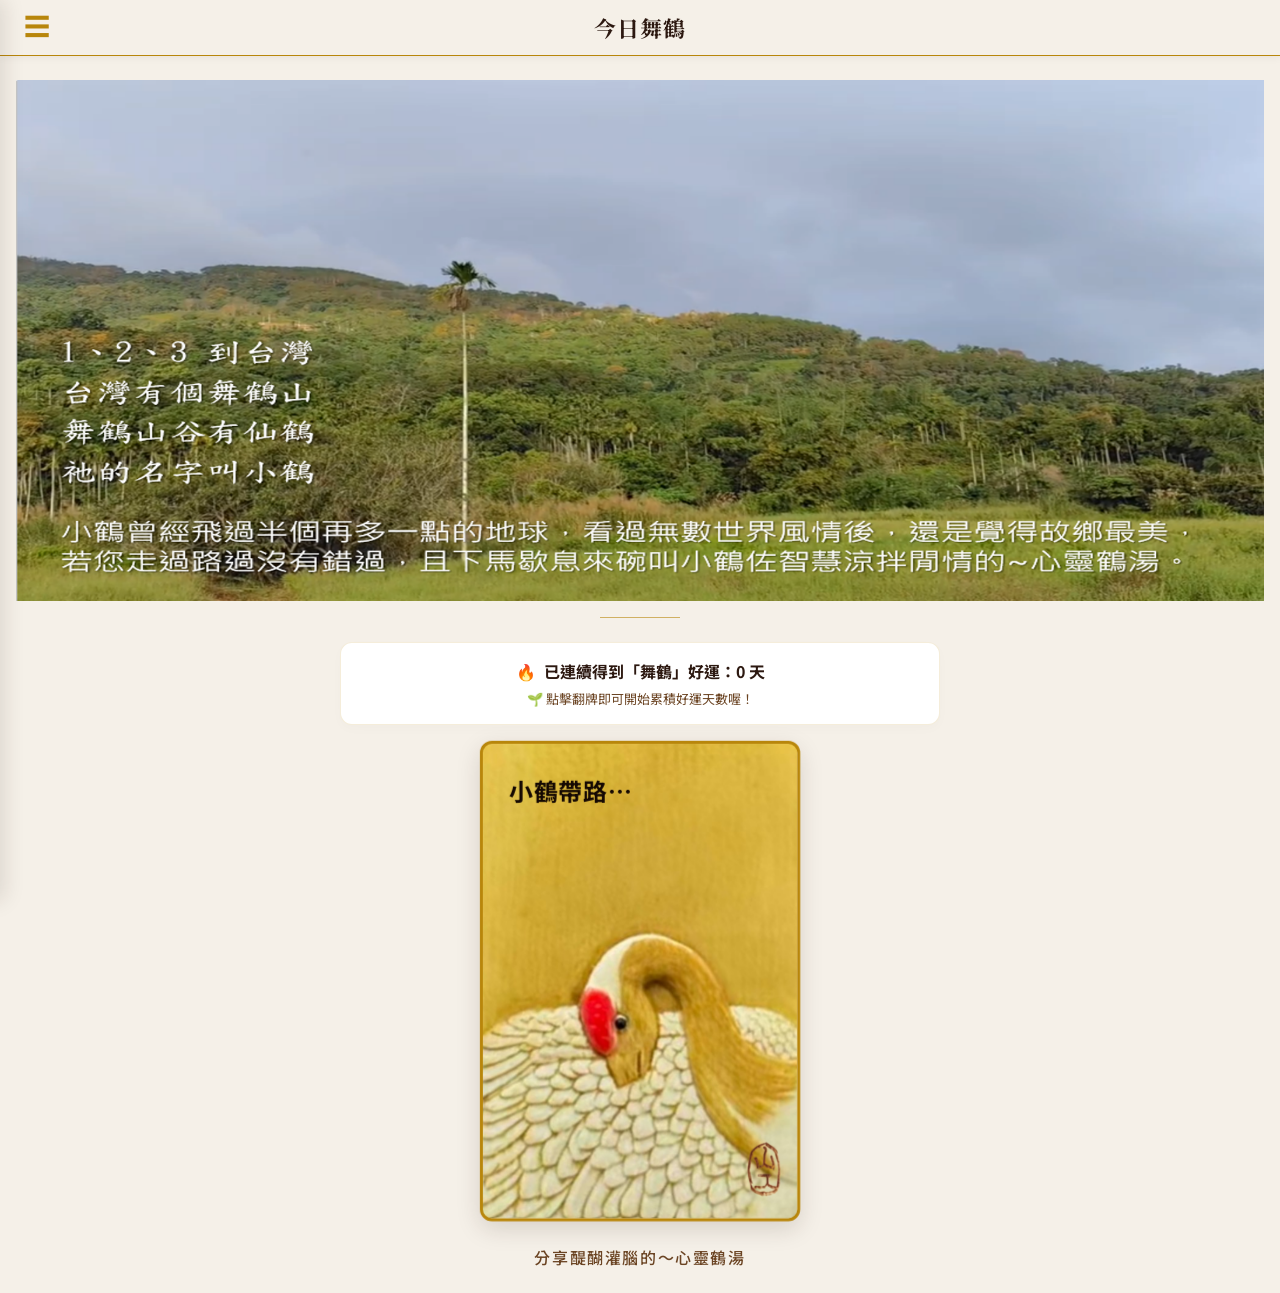
<file: index.html>
<!DOCTYPE html>
<html lang="zh-TW">
<head>
  <meta charset="UTF-8">
  <meta name="viewport" content="width=device-width, initial-scale=1.0">
  <title>今日舞鶴 PWA 體驗版 | 每日翻牌・山林小鶴帶路</title>
  
  <!-- SEO 最佳實作 -->
  <meta name="description" content="今日舞鶴 PWA 體驗版。每天翻一張祥鶴牌，獲得一句山林智慧（小鶴帶路）與心靈鶴湯。讓大山與小鶴帶路的智慧引導你的今天，日日有好。">
  <meta name="keywords" content="今日舞鶴, PWA, 小鶴帶路, 每日抽籤, 山林智慧, 祥鶴牌, 有好收藏, 舞鶴地圖">
  
  <!-- PWA 設定 -->
  <link rel="manifest" href="manifest.json?v=5">
  <meta name="theme-color" content="#D4A843">
  <meta name="apple-mobile-web-app-capable" content="yes">
  <meta name="apple-mobile-web-app-status-bar-style" content="default">
  <meta name="apple-mobile-web-app-title" content="今日舞鶴">
  <link rel="apple-touch-icon" href="images/icons/icon-192.png?v=5">
  
  <!-- 引入樣式表 -->
  <link rel="stylesheet" href="css/style.css?v=35">
  
  <!-- 註冊 Service Worker -->
  <script>
    if ('serviceWorker' in navigator) {
      let refreshing = false;
      window.addEventListener('load', () => {
        navigator.serviceWorker.register('sw.js?v=36')
          .then(reg => console.log('Service Worker 註冊成功:', reg.scope))
          .catch(err => console.log('Service Worker 註冊失敗:', err));

        navigator.serviceWorker.addEventListener('controllerchange', () => {
          if (!refreshing) {
            refreshing = true;
            window.location.reload();
          }
        });
      });
    }
  </script>
  
  <!-- 引入邏輯腳本 -->
  <script src="js/app.js?v=42" defer></script>
</head>
<body>

  <!-- 區塊一：頂部導覽列 -->
  <header>
    <button class="menu-toggle-btn" id="menu-toggle-btn" aria-label="開啟側邊選單">☰</button>
    <h1 class="logo" id="app-logo">今日舞鶴</h1>
    <div style="width: 42px;"></div> <!-- 右側占位以維持標題完美置中 -->
  </header>

  <!-- 側邊滑出選單 (Drawer) -->
  <div class="drawer-backdrop" id="drawer-backdrop"></div>
  <div class="drawer" id="drawer-menu">
    <div class="drawer-header">
      <button class="drawer-close-btn" id="drawer-close-btn" aria-label="關閉選單">✕</button>
    </div>
    <nav class="drawer-nav">
      <button class="drawer-item" id="drawer-fav-btn" data-page="favorites">收藏 ♥</button>
      <button class="drawer-item" id="drawer-map-btn" data-page="map">小鶴導遊 🗺</button>
      <button class="drawer-item" id="drawer-main-btn" data-page="main">今日舞鶴 🕊</button>
      <button class="drawer-item" id="drawer-game-btn" data-page="game">小遊戲 🕊</button>
      <button class="drawer-item" id="drawer-puzzle-btn" data-page="puzzle">小鶴拼圖 🧩</button>
      <button class="drawer-item" id="drawer-ad-btn" data-page="ad">好物分享 🛍</button>
      <a class="drawer-item" id="drawer-shopee-btn" href="https://shopee.tw/xjy2026?entryPoint=ShopBySearch&searchKeyword=%E9%A6%99%E7%A9%8D%E5%9C%92" target="_blank" rel="noopener noreferrer">蝦皮賣場 🛒</a>
      <button class="drawer-item" id="drawer-composition-btn" data-page="composition">小鶴作文 ✍</button>
      <button class="drawer-item" id="drawer-contact-btn" data-page="contact">聯絡小鶴 📞</button>
    </nav>
  </div>

  <main>
    <!-- 主頁 (main-page) -->
    <div id="main-page" class="page-view active">
      <!-- 1-A首頁引言區塊 -->
      <div class="intro-section">
        <img src="images/intro_bg_panorama_v2.png" alt="今日舞鶴引言全景圖" class="intro-panorama-img">
      </div>
      <div class="fine-gold-divider"></div>

      <!-- 4-B連續打卡累積 -->
      <div class="streak-container" id="streak-container">
        <div class="streak-title"><span class="streak-icon">🔥</span> 已連續得到「舞鶴」好運：<span id="streak-days">0</span> 天</div>
        <div class="streak-subtitle" id="streak-message">🌱 今天是你的第一天，萬事舞鶴的開始！</div>
      </div>

      <!-- 區塊二：翻牌主體 -->
        <div class="card-scene" id="card-trigger" aria-label="翻牌抽籤區域">
          <div class="card">
            <!-- 牌面背面（預設顯示，fortune_card_crane_gold.jpg 背景 + 文字與印章疊加） -->
            <div class="card-face card-face--front">
              <span class="card-front-title">小鶴帶路…</span>
              <img src="images/seal_tiangong.png" alt="" aria-hidden="true" class="card-seal card-seal--front">
            </div>
            <!-- 牌面正面（翻開後，fortune_card_crane_gold.jpg 反白淡化背景 + 淡化印章） -->
            <div class="card-face card-face--back">
              <img src="images/seal_tiangong.png" alt="" aria-hidden="true" class="card-seal card-seal--back">
              <div class="card-back-content">
                <div class="card-top-group">
                  <h3 class="card-fortune-title" id="card-fortune-title">小鶴帶路</h3>
                  <blockquote class="card-fortune-quote" id="card-fortune-quote">載入中...</blockquote>
                </div>
                <div class="card-bottom-group">
                  <div class="card-fortune-divider">── 心靈鶴湯 ──</div>
                  <p class="card-fortune-interpretation" id="card-fortune-interpretation">載入中，請稍候...</p>
                  <div class="card-fortune-ending">今日萬事 舞鶴✦</div>
                </div>
              </div>
            </div>
          </div>
        </div>
        
        <!-- 提示文字 -->
        <div class="tip-container">
          <p class="tip-text pulse" id="tip-text">分享醍醐灌腦的～心靈鶴湯</p>
        </div>
      </section>

      <!-- 區塊三：解籤區塊（翻牌後顯示） -->
      <section id="interpretation-section" aria-label="心靈鶴湯與小鶴帶路">
        <div class="interpretation-container">

          <!-- 4-A 今日幸運指數 -->
          <div class="luck-index-container">
            <h3 class="luck-index-title">今日幸運指數</h3>
            <div class="luck-row">
              <span class="luck-label">❤️ 愛情</span>
              <span class="luck-stars" id="luck-love">★★★★★</span>
            </div>
            <div class="luck-row">
              <span class="luck-label">💰 財運</span>
              <span class="luck-stars" id="luck-money">★★★★★</span>
            </div>
            <div class="luck-row">
              <span class="luck-label">💼 工作</span>
              <span class="luck-stars" id="luck-work">★★★★★</span>
            </div>
            <div class="luck-row">
              <span class="luck-label">😊 心情</span>
              <span class="luck-stars" id="luck-mood">★★★★★</span>
            </div>
          </div>

          <!-- 4-D 今日小行動 -->
          <div class="action-container" id="action-container">
            <h3 class="action-title">🌿 今日小行動</h3>
            <div class="action-card" id="action-card-glow">
              <div class="action-text-wrap">
                <span class="checkbox-icon" id="action-checkbox">□</span>
                <span class="action-text" id="action-desc">載入中...</span>
              </div>
              <button class="action-btn" id="action-complete-btn">我完成了！✔</button>
            </div>
          </div>
          
          <!-- 收藏按鈕 -->
          <div class="fav-action-wrap">
            <button class="fav-action-btn" id="fav-action-btn" aria-label="收藏這首籤詩">
              <span class="heart-icon">♡</span> <span class="fav-btn-text">收藏這句話</span>
            </button>
          </div>

          <!-- 4-C 分享好運 -->
          <div class="share-action-wrap">
            <button class="share-btn" id="share-luck-btn">🕊 把這份好運送給朋友</button>
            <div class="share-options" id="share-options">
              <p class="share-options-title">今天想把這份好運送給...</p>
              <div class="share-radio-group">
                <label class="share-radio-label">
                  <input type="radio" name="shareTarget" value="自己" checked> 自己
                </label>
                <label class="share-radio-label">
                  <input type="radio" name="shareTarget" value="家人"> 家人
                </label>
                <label class="share-radio-label">
                  <input type="radio" name="shareTarget" value="朋友"> 朋友
                </label>
              </div>
              <button class="share-confirm-btn" id="share-confirm-btn">確認送出 🚀</button>
            </div>
            <div class="share-toast" id="share-toast"></div>
          </div>
        </div>
      </section>
    </div>

    <!-- 收藏頁 (favorites-page) -->
    <div id="favorites-page" class="page-view">
      <div class="subpage-header">
        <button class="back-btn" id="fav-back-btn" aria-label="返回主頁">← 返回</button>
        <h2 class="subpage-title">我的收藏</h2>
      </div>
      
      <!-- 收藏與獎牌頁籤 -->
      <div class="favorites-tabs">
        <button class="fav-tab-btn active" id="fav-tab-fortunes">收藏籤詩</button>
        <button class="fav-tab-btn" id="fav-tab-medals">我的獎牌</button>
      </div>
      
      <!-- 收藏列表 -->
      <div class="favorites-container" id="favorites-container">
        <!-- 這裡由 JS 動態生成已收藏的卡片 -->
      </div>

      <!-- 獎牌列表 -->
      <div class="medals-container" id="medals-container" style="display: none;">
        <!-- 這裡由 JS 動態生成已獲得的獎牌 -->
      </div>
    </div>

    <!-- 地圖頁 (map-page) -->
    <div id="map-page" class="page-view">
      <div class="subpage-header">
        <button class="back-btn" id="map-back-btn" aria-label="返回主頁">← 返回</button>
        <h2 class="subpage-title">小鶴導遊</h2>
      </div>
      
      <!-- 地圖靜態文章 -->
      <div class="map-container">
        <!-- 第 1 篇：連環滑動繪本 -->
        <article class="map-article pb-slider-article">
          <h3 class="article-title">瑞穗鄉．舞鶴村</h3>
          <div class="slider-viewport">
            <div class="slider-container" style="width: 200%;">
              <!-- 第一頁 -->
              <div class="slider-page" style="width: 50%;">
                <img src="images/map_ruisui_11villages.png" alt="瑞穗鄉11村" class="slider-img">
                <p class="slider-content">「舞鶴」這個充滿東洋風情的名稱，源自日治時期官方對於當地原住民語的音譯與轉換。該地舊稱為撒奇萊雅語「馬立雲」(Maibul)，後來日本政府為了便於管理與推動地名日文化，取其近似的日語發音 (Maizuru) 轉寫為漢字「舞鶴」。</p>
              </div>
              <!-- 第二頁 -->
              <div class="slider-page" style="width: 50%;">
                <img src="images/map_wuhe_satellite.png" alt="舞鶴村衛星圖" class="slider-img">
              </div>
            </div>
          </div>
          <!-- 左右滑動提示點 -->
          <div class="slider-dots">
            <span class="dot active"></span>
            <span class="dot"></span>
          </div>
        </article>
        
        <!-- 第 2 篇：單頁文章 -->
        <article class="map-article">
          <h3 class="article-title">北回歸線標誌公園</h3>
          <p class="article-content">台灣有三座北回歸線標誌塔分別位於：嘉義縣水上鄉（北回歸線太陽館）、花蓮縣瑞穗鄉（舞鶴便道/舞鶴台地），以及花蓮縣豐濱鄉（靜浦北迴歸線界標）；其中位於舞鶴台地（台9線省道旁）這一座始建於日治時期：最早於 1933 年（昭和8年）7月 建造，是全台第二座北回歸線標（第一座為嘉義水上鄉），1981 年（民國70年）因應東線鐵路拓寬工程，該標誌塔被拆遷至現今的舞鶴台地上，並重新建造為新式外觀呈現優美的白色八爪造型/白色日晷造型。</p>
          <img src="images/map_tropic_park_new.png" alt="北回歸線標誌公園" class="article-img">
        </article>
        
        <!-- 第 3 篇：連環滑動繪本 -->
        <article class="map-article pb-slider-article">
          <h3 class="article-title">掃叭石柱是什麼？</h3>
          <div class="slider-viewport">
            <div class="slider-container" style="width: 300%;">
              <!-- 第一頁 -->
              <div class="slider-page" style="width: 33.333%;">
                <img src="images/map_saoba_stones_new.png" alt="掃叭石柱" class="slider-img">
                <p class="slider-content">Satokoay考古遺址為阿美語（石柱所在之地），為當地原住民對石柱所在空間的命名，又稱舞鶴石柱、掃叭石柱，是位於花蓮縣瑞穗鄉舞鶴風景區的兩座板岩石柱，迄今逾三千年歷史，屬於新石器時代麒麟文化。</p>
              </div>
              <!-- 第二頁 -->
              <div class="slider-page" style="width: 33.333%;">
                <img src="images/map_saoba_new_1.png" alt="掃叭石柱新圖 1" class="slider-img">
              </div>
              <!-- 第三頁 -->
              <div class="slider-page" style="width: 33.333%;">
                <img src="images/map_saoba_new_2.png" alt="掃叭石柱新圖 2" class="slider-img">
              </div>
            </div>
          </div>
          <!-- 左右滑動提示點 -->
          <div class="slider-dots">
            <span class="dot active"></span>
            <span class="dot"></span>
            <span class="dot"></span>
          </div>
        </article>
        
        <!-- 第 4 篇：連環滑動繪本 -->
        <article class="map-article pb-slider-article">
          <h3 class="article-title">馬立雲部落 Maibul 的故事</h3>
          <div class="slider-viewport">
            <div class="slider-container" style="width: 300%;">
              <!-- 第一頁 -->
              <div class="slider-page" style="width: 33.333%;">
                <img src="images/map_maibul_stone_new.jpg" alt="馬立雲部落" class="slider-img">
                <p class="slider-content">Maibul 馬立雲部落，位於花蓮縣瑞穗鄉舞鶴村舞鶴山下，紅葉溪南側，宛如世外桃源，是撒奇萊雅族 Sakizaya 主要聚落之一。Maibul 撒奇萊雅語是水混濁的地方，相傳早期部落旁小溪常有很多白鶴耙地覓食，把溪水弄混濁，因此取名 Maibul 水混濁之地，日據時代取 Maibul 的近似音轉譯並賦予日式漢字「舞鶴」(まいづる)。</p>
              </div>
              <!-- 第二頁 -->
              <div class="slider-page" style="width: 33.333%;">
                <img src="images/map_maibul_assembly_hall.jpg" alt="部落集會所" class="slider-img">
                <p class="slider-content">部落集會所</p>
              </div>
              <!-- 第三頁 -->
              <div class="slider-page" style="width: 33.333%;">
                <img src="images/map_maibul_church.png" alt="天主堂" class="slider-img">
                <p class="slider-content">天主堂</p>
              </div>
            </div>
          </div>
          <!-- 左右滑動提示點 -->
          <div class="slider-dots">
            <span class="dot active"></span>
            <span class="dot"></span>
            <span class="dot"></span>
          </div>
        </article>
        
        <!-- 第 5 篇：古伊之泉與碑 -->
        <article class="map-article pb-slider-article">
          <h3 class="article-title">古伊之泉與碑</h3>
          <div class="slider-viewport">
            <div class="slider-container" style="width: 500%;">
              <!-- 第一頁 -->
              <div class="slider-page" style="width: 20%;">
                <img src="images/map_kiispring_new_1.png" alt="古伊之泉與碑 1" class="slider-img">
                <p class="slider-content" style="white-space: pre-line; margin-top: 12px;">阿爸Kumud 阿母Icep
您們的孩兒Milo回來了
在香積如來師父引領下
回到我們曾生活的土地
這裡曾經有過您的足跡
也曾有歷史的悲壯歎息
而今我清除了荒煙漫草
讓清澈的湧泉重見天日
我以阿爸阿母之名命名
-- Sakizaya 古伊之泉
讓甘泉流淌灌溉這大地
我特地種下兩棵茄苳樹
讓平靜茄苳陪伴您永生
請祖靈們乘彩虹橋歸來
再歌舞我們野蠻的驕傲
護持香積法門弘法利生
敬謝地歸原主祖靈歸位
祝願Sakizaya血脈不斷
香積如來法脈生生不息</p>
              </div>
              <!-- 第二頁 -->
              <div class="slider-page" style="width: 20%;">
                <img src="images/map_kiispring_new_3.jpg" alt="古伊之泉與碑 3" class="slider-img">
                <p class="slider-content">古伊之泉 / KI SPRING，也是『炁之泉』</p>
              </div>
              <!-- 第三頁 -->
              <div class="slider-page" style="width: 20%;">
                <img src="images/map_kiispring_new_4.jpg" alt="古伊之泉與碑 4" class="slider-img">
                <p class="slider-content">1878~2007，撒奇萊雅族在台灣歷史上的斷層年代</p>
              </div>
              <!-- 第四頁 -->
              <div class="slider-page" style="width: 20%;">
                <img src="images/map_kiispring_new_5.jpg" alt="古伊之泉與碑 5" class="slider-img">
                <p class="slider-content">In loving memory of Kumud Pazik & Icep Kanasaw ~ KI SPRING</p>
              </div>
              <!-- 第五頁 -->
              <div class="slider-page" style="width: 20%;">
                <img src="images/map_kiispring_new_2.png" alt="古伊之泉與碑 2" class="slider-img">
                <p class="slider-content">需要我帶路嗎？不收小費喔，只要雞腿！</p>
              </div>
            </div>
          </div>
          <!-- 左右滑動提示點 -->
          <div class="slider-dots">
            <span class="dot active"></span>
            <span class="dot"></span>
            <span class="dot"></span>
            <span class="dot"></span>
            <span class="dot"></span>
          </div>
        </article>
        
        <!-- 第 6 篇：瑞穗牧場 -->
        <article class="map-article pb-slider-article">
          <h3 class="article-title">瑞穗牧場</h3>
          <div class="slider-viewport">
            <div class="slider-container" style="width: 400%;">
              <!-- 第一頁 -->
              <div class="slider-page" style="width: 25%;">
                <img src="images/map_ruisuifarm_1.png" alt="瑞穗牧場 1" class="slider-img">
                <p class="slider-content">好山好水好牧場，好吃好喝乳製品，還有一隻迎賓鴕鳥好孤單....@!@....</p>
              </div>
              <!-- 第二頁 -->
              <div class="slider-page" style="width: 25%;">
                <img src="images/map_ruisuifarm_2.png" alt="瑞穗牧場 2" class="slider-img">
                <p class="slider-content">好山好水好牧場，好吃好喝乳製品，還有一隻迎賓鴕鳥好孤單....@!@....</p>
              </div>
              <!-- 第三頁 -->
              <div class="slider-page" style="width: 25%;">
                <img src="images/map_ruisuifarm_3.png" alt="瑞穗牧場 3" class="slider-img">
                <p class="slider-content">好山好水好牧場，好吃好喝乳製品，還有一隻迎賓鴕鳥好孤單....@!@....</p>
              </div>
              <!-- 第四頁 -->
              <div class="slider-page" style="width: 25%;">
                <img src="images/map_ruisuifarm_4.png" alt="瑞穗牧場 4" class="slider-img">
                <p class="slider-content">好山好水好牧場，好吃好喝乳製品，還有一隻迎賓鴕鳥好孤單....@!@....</p>
              </div>
            </div>
          </div>
          <!-- 左右滑動提示點 -->
          <div class="slider-dots">
            <span class="dot active"></span>
            <span class="dot"></span>
            <span class="dot"></span>
            <span class="dot"></span>
          </div>
        </article>
        
        <!-- 第 7 篇：香積園 -->
        <article class="map-article pb-slider-article">
          <h3 class="article-title">香積園</h3>
          <div class="slider-viewport">
            <div class="slider-container" style="width: 700%;">
              <!-- 第一頁 -->
              <div class="slider-page" style="width: 14.2857%;">
                <img src="images/map_xiangji_1.jpg" alt="香積園景色一" class="slider-img">
                <p class="slider-content">香積園，瑞穗舞鶴村舞鶴山下的一處世外桃花源，但是這裡沒有桃花，只有讓人心靈沉澱、感受天地萬物虛實相應合一的陽光、空氣、水，還有石頭。</p>
              </div>
              <!-- 第二頁 -->
              <div class="slider-page" style="width: 14.2857%;">
                <img src="images/map_xiangji_2.jpg" alt="香積園景色二" class="slider-img">
              </div>
              <!-- 第三頁 -->
              <div class="slider-page" style="width: 14.2857%;">
                <img src="images/map_xiangji_3.jpg" alt="香積園景色三" class="slider-img">
              </div>
              <!-- 第四頁 -->
              <div class="slider-page" style="width: 14.2857%;">
                <img src="images/map_xiangji_4.jpg" alt="香積園景色四" class="slider-img">
              </div>
              <!-- 第五頁 -->
              <div class="slider-page" style="width: 14.2857%;">
                <img src="images/map_xiangji_5.jpg" alt="香積園景色五" class="slider-img">
              </div>
              <!-- 第六頁 -->
              <div class="slider-page" style="width: 14.2857%;">
                <img src="images/map_xiangji_6.jpg" alt="香積園景色六" class="slider-img">
              </div>
              <!-- 第七頁 -->
              <div class="slider-page" style="width: 14.2857%;">
                <img src="images/sakizaya_crane_brand.png" alt="歡迎聯絡小鶴帶路 3" class="slider-img">
              </div>
            </div>
          </div>
          <!-- 左右滑動提示點 -->
          <div class="slider-dots">
            <span class="dot active"></span>
            <span class="dot"></span>
            <span class="dot"></span>
            <span class="dot"></span>
            <span class="dot"></span>
            <span class="dot"></span>
            <span class="dot"></span>
          </div>
        </article>
        

        <!-- 第 8 篇：聯絡我們 -->
        <article class="map-article pb-slider-article">
          <h3 class="article-title">聯絡我們</h3>
          <div class="slider-viewport">
            <div class="slider-container" style="width: 200%;">
              <!-- 第一頁 -->
              <div class="slider-page" style="width: 50%;">
                <img src="images/contact_info_card.png" alt="歡迎聯絡小鶴帶路 1" class="slider-img">
              </div>
              <!-- 第二頁 -->
              <div class="slider-page" style="width: 50%;">
                <img src="images/contact_qrcodes.png" alt="歡迎聯絡小鶴帶路 2" class="slider-img">
              </div>
            </div>
          </div>
          <!-- 左右滑動提示點 -->
          <div class="slider-dots">
            <span class="dot active"></span>
            <span class="dot"></span>
          </div>
        </article>
      </div>
    </div>

    <!-- 遊戲頁 (game-page) -->
    <div id="game-page" class="page-view">
      <div class="subpage-header">
        <button class="back-btn" id="game-back-btn" aria-label="返回主頁">← 返回</button>
        <h2 class="subpage-title">小鶴能量池</h2>
      </div>
      
      <div class="game-container">
        <div class="crane-status-wrap">
          <div class="crane-avatar-container">
            <div class="crane-avatar" id="crane-avatar"></div>
          </div>
          <div class="dialog-bubble-wrap">
            <div class="dialog-bubble" id="game-dialog">你好呀！今天想喝杯舞鶴的蜜香紅茶嗎？</div>
          </div>
        </div>
        
        <!-- 餵小鶴 -->
        <div class="game-action-row">
          <button class="game-btn" id="feed-crane-btn">🍵 給小鶴一杯蜜香紅茶</button>
        </div>
        
        <!-- 今日尋寶 -->
        <div class="treasure-hunt-wrap">
          <h3 class="game-subtitle">🎁 今日尋寶 <span class="chance-text">(今天還有 <span id="hunt-chances">3</span> 次機會)</span></h3>
          <div class="chests-row">
            <div class="chest-box" data-index="0" aria-label="尋寶箱子 1">🎁</div>
            <div class="chest-box" data-index="1" aria-label="尋寶箱子 2">🎁</div>
            <div class="chest-box" data-index="2" aria-label="尋寶箱子 3">🎁</div>
          </div>
          <div class="treasure-toast" id="treasure-toast"></div>
        </div>
        
        <!-- 寶物收集包 -->
        <div class="collection-wrap">
          <h3 class="game-subtitle">🎒 寶物收集包 <span id="medal-badge-container"></span></h3>
          <div class="collection-grid" id="collection-grid">
            <!-- 9格收集袋 -->
            <div class="grid-item empty">?</div>
            <div class="grid-item empty">?</div>
            <div class="grid-item empty">?</div>
            <div class="grid-item empty">?</div>
            <div class="grid-item empty">?</div>
            <div class="grid-item empty">?</div>
            <div class="grid-item empty">?</div>
            <div class="grid-item empty">?</div>
            <div class="grid-item empty">?</div>
          </div>
        </div>

        <!-- 金色勳章畫面 -->
        <div class="medal-overlay" id="medal-overlay">
          <div class="medal-card">
            <div class="medal-emoji">🏅</div>
            <div class="medal-title">恭喜！</div>
            <div class="medal-desc">你已集齊舞鶴九大寶藏！萬事有好！</div>
            <button class="medal-close-btn" id="medal-close-btn">收下勳章並開啟新一輪 🚀</button>
          </div>
        </div>
      </div>
    </div>

    <!-- 廣告頁 (ad-page) -->
    <div id="ad-page" class="page-view">
      <div class="subpage-header">
        <button class="back-btn" id="ad-back-btn" aria-label="返回主頁">← 返回</button>
        <h2 class="subpage-title">好物分享</h2>
      </div>
      
      <div class="ad-container">
        <!-- 段落一：現有可訂購商品 -->
        <section class="ad-section">
          <div class="ad-section-badge badge-active">現貨熱銷</div>
          <h3 class="ad-section-title">現有可訂購商品</h3>
          <div class="products-grid">
            <!-- 書籍 1 -->
            <div class="product-card" data-url="https://shopee.tw/%E3%80%8A%E8%99%9B%E5%AF%A6%E7%9B%B8%E6%87%89%E9%A6%99%E7%A9%8D%E5%9C%92%E3%80%8B%E9%A6%99%E7%A9%8D%E6%B3%95%E5%80%91%E5%8F%A2%E6%9B%B8-2-%E6%9B%B8%E7%B1%8D-%E6%9E%97%E5%AE%B6%E4%BA%A8-%E8%91%97%E4%BD%9C-i.1934369696.53968864583?extraParams=%7B%22display_model_id%22%3A331585117745%2C%22model_selection_logic%22%3A3%7D&image_ids=tw-11134207-820le-mu1k2xzzgwlh72">
              <a href="https://shopee.tw/%E3%80%8A%E8%99%9B%E5%AF%A6%E7%9B%B8%E6%87%89%E9%A6%99%E7%A9%8D%E5%9C%92%E3%80%8B%E9%A6%99%E7%A9%8D%E6%B3%95%E5%80%91%E5%8F%A2%E6%9B%B8-2-%E6%9B%B8%E7%B1%8D-%E6%9E%97%E5%AE%B6%E4%BA%A8-%E8%91%97%E4%BD%9C-i.1934369696.53968864583?extraParams=%7B%22display_model_id%22%3A331585117745%2C%22model_selection_logic%22%3A3%7D&image_ids=tw-11134207-820le-mu1k2xzzgwlh72" target="_blank" rel="noopener noreferrer" class="product-card-link">
                <div class="product-img-wrapper">
                  <img src="images/product_xiangji_books.jpg" alt="虛實相應香積園" class="product-img">
                </div>
                <div class="product-info">
                  <h4 class="product-title">虛實相應香積園</h4>
                  <p class="product-desc">香積園從無到有，在香積法門驗證虛實相應合一的故事，引領您體悟清靜的心靈空間。</p>
                  <span class="product-buy-btn">前往購買 →</span>
                </div>
              </a>
            </div>
            <!-- 書籍 2 -->
            <div class="product-card" data-url="https://tw.shp.ee/1GWcFXAa">
              <a href="https://tw.shp.ee/1GWcFXAa" target="_blank" rel="noopener noreferrer" class="product-card-link">
                <div class="product-img-wrapper">
                  <img src="images/book_cover_milopazik.png" alt="原來我是 Milo Pazik 撒奇萊雅族，電子書" class="product-img">
                </div>
                <div class="product-info">
                  <h4 class="product-title">原來我是 Milo Pazik（電子書）</h4>
                  <p class="product-desc">撒奇萊雅族，在清朝幾乎被抄家滅族，相隔一個多世紀後才發現，原來我是 Milo Pazik，Sakizaya！部落尋根與自我認同的旅程故事。</p>
                  <span class="product-buy-btn">前往購買 →</span>
                </div>
              </a>
            </div>
            <!-- 書籍 3 -->
            <div class="product-card" data-url="https://shopee.tw/%E3%80%8A%E5%BF%AB%E4%BA%BA%E5%BF%AB%E8%AA%9E%E6%8F%AD%E5%A4%A9%E5%B9%95%E3%80%8B%E9%A6%99%E7%A9%8D%E6%B3%95%E5%80%91%E5%8F%A2%E6%9B%B8-1-%E6%9B%B8%E7%B1%8D-%E6%9E%97%E5%AE%B6%E4%BA%A8-%E8%91%97%E4%BD%9C-i.1934369696.56168869285?extraParams=%7B%22display_model_id%22%3A244358840387%2C%22model_selection_logic%22%3A3%7D&image_ids=tw-11134207-820lf-mu1jzwd6328a7c">
              <a href="https://shopee.tw/%E3%80%8A%E5%BF%AB%E4%BA%BA%E5%BF%AB%E8%AA%9E%E6%8F%AD%E5%A4%A9%E5%B9%95%E3%80%8B%E9%A6%99%E7%A9%8D%E6%B3%95%E5%80%91%E5%8F%A2%E6%9B%B8-1-%E6%9B%B8%E7%B1%8D-%E6%9E%97%E5%AE%B6%E4%BA%A8-%E8%91%97%E4%BD%9C-i.1934369696.56168869285?extraParams=%7B%22display_model_id%22%3A244358840387%2C%22model_selection_logic%22%3A3%7D&image_ids=tw-11134207-820lf-mu1jzwd6328a7c" target="_blank" rel="noopener noreferrer" class="product-card-link">
                <div class="product-img-wrapper">
                  <img src="images/book_cover_kuairenkuaiyu.jpg" alt="快人快語揭天幕" class="product-img">
                </div>
                <div class="product-info">
                  <h4 class="product-title">快人快語揭天幕</h4>
                  <p class="product-desc">作者在香積法門修持驗證大法至簡、大法必簡的方便法門，快語直言天地萬物的虛實存在。</p>
                  <span class="product-buy-btn">前往購買 →</span>
                </div>
              </a>
            </div>
            <!-- 書籍 4 -->
            <div class="product-card" data-url="https://shopee.tw/%E3%80%8A%E6%8B%89%E6%8B%89%E5%B1%B1%E6%9E%97%E5%A5%87%E9%81%87%E8%A8%98%E3%80%8B%E6%9B%B8%E7%B1%8D-%E6%9E%97%E5%AE%B6%E4%BA%A8-%E8%91%97%E4%BD%9C-i.1934369696.52868879287?extraParams=%7B%22display_model_id%22%3A431585078720%2C%22model_selection_logic%22%3A3%7D&image_ids=tw-11134207-820li-mu1jv30l5gjqa2">
              <a href="https://shopee.tw/%E3%80%8A%E6%8B%89%E6%8B%89%E5%B1%B1%E6%9E%97%E5%A5%87%E9%81%87%E8%A8%98%E3%80%8B%E6%9B%B8%E7%B1%8D-%E6%9E%97%E5%AE%B6%E4%BA%A8-%E8%91%97%E4%BD%9C-i.1934369696.52868879287?extraParams=%7B%22display_model_id%22%3A431585078720%2C%22model_selection_logic%22%3A3%7D&image_ids=tw-11134207-820li-mu1jv30l5gjqa2" target="_blank" rel="noopener noreferrer" class="product-card-link">
                <div class="product-img-wrapper">
                  <img src="images/book_cover_lalashan_gongzuoji.png" alt="拉拉山林打工記" class="product-img">
                </div>
                <div class="product-info">
                  <h4 class="product-title">拉拉山林打工記</h4>
                  <p class="product-desc">回憶記錄30年前，大學四年暑假在拉拉山打工的趣事，與深受啟發的山林生活體驗。</p>
                  <span class="product-buy-btn">前往購買 →</span>
                </div>
              </a>
            </div>
            <!-- 書籍 6：萬法惟心惟信根 -->
            <div class="product-card" data-url="https://shopee.tw/%E3%80%8A%E8%90%AC%E6%B3%95%E6%83%9F%E5%BF%83-%E6%83%9F%E4%BF%A1%E6%A0%B9%E3%80%8B%E9%A6%99%E7%A9%8D%E6%B3%95%E9%96%80%E5%8F%A2%E6%9B%B8%E7%B3%BB%E5%88%97-3-%E6%9B%B8%E7%B1%8D-%E6%9E%97%E5%AE%B6%E4%BA%A8-%E8%91%97%E4%BD%9C-i.1934369696.28647051286?extraParams=%7B%22display_model_id%22%3A326722242100%2C%22model_selection_logic%22%3A3%7D&image_ids=tw-11134207-820l6-mve0ktqvtlae2b">
              <a href="https://shopee.tw/%E3%80%8A%E8%90%AC%E6%B3%95%E6%83%9F%E5%BF%83-%E6%83%9F%E4%BF%A1%E6%A0%B9%E3%80%8B%E9%A6%99%E7%A9%8D%E6%B3%95%E9%96%80%E5%8F%A2%E6%9B%B8%E7%B3%BB%E5%88%97-3-%E6%9B%B8%E7%B1%8D-%E6%9E%97%E5%AE%B6%E4%BA%A8-%E8%91%97%E4%BD%9C-i.1934369696.28647051286?extraParams=%7B%22display_model_id%22%3A326722242100%2C%22model_selection_logic%22%3A3%7D&image_ids=tw-11134207-820l6-mve0ktqvtlae2b" target="_blank" rel="noopener noreferrer" class="product-card-link">
                <div class="product-img-wrapper">
                  <img src="images/product_wanfa_weixin_xingen.png" alt="萬法惟心惟信根" class="product-img">
                </div>
                <div class="product-info">
                  <h4 class="product-title">萬法惟心惟信根</h4>
                  <p class="product-desc">香積法門叢書系列第3輯作者親身經歷殊勝事蹟的珍貴紀錄，發人深省，驗證萬法惟心、萬法惟信的修行不二心法。逾9萬字內容，以電子書發行，節省出版及購書費用，也方便讀者攜行閱讀。</p>
                  <span class="product-buy-btn">前往購買 →</span>
                </div>
              </a>
            </div>
            <!-- 商品 7：日照金山 -->
            <div class="product-card" data-url="https://shopee.tw/%E6%B2%B9%E7%95%AB%E3%80%8A%E6%97%A5%E7%85%A7%E9%87%91%E5%B1%B1%E3%80%8B%E8%97%9D%E8%A1%93%E7%95%AB-%E8%A4%87%E8%A3%BD%E7%95%AB-%E8%A3%9D%E9%A3%BE-i.1934369696.47518898260?extraParams=%7B%22display_model_id%22%3A381585129121%2C%22model_selection_logic%22%3A3%7D&image_ids=tw-11134207-820lh-mu1keypl1nuy68">
              <a href="https://shopee.tw/%E6%B2%B9%E7%95%AB%E3%80%8A%E6%97%A5%E7%85%A7%E9%87%91%E5%B1%B1%E3%80%8B%E8%97%9D%E8%A1%93%E7%95%AB-%E8%A4%87%E8%A3%BD%E7%95%AB-%E8%A3%9D%E9%A3%BE-i.1934369696.47518898260?extraParams=%7B%22display_model_id%22%3A381585129121%2C%22model_selection_logic%22%3A3%7D&image_ids=tw-11134207-820lh-mu1keypl1nuy68" target="_blank" rel="noopener noreferrer" class="product-card-link">
                <div class="product-img-wrapper">
                  <img src="images/product_rizhaojinshan.png" alt="日照金山" class="product-img">
                </div>
                <div class="product-info">
                  <h4 class="product-title">日照金山</h4>
                  <p class="product-desc" style="white-space: pre-line; line-height: 1.5; font-size: 12.5px;">台灣之最－玉山油畫
高解析度掃描專業輸出複製畫
尺寸：91.5 x 73.5 cm</p>
                  <span class="product-buy-btn">前往購買 →</span>
                </div>
              </a>
            </div>
            <!-- 商品 8：三世佛金唐 -->
            <div class="product-card" data-url="https://shopee.tw/%E3%80%8A%E4%B8%89%E4%B8%96%E4%BD%9B%E9%87%91%E5%94%90%E3%80%8B%E6%96%87%E5%89%B5%E5%95%86%E5%93%81-%E5%94%90%E5%8D%A1-i.1934369696.47668899448?extraParams=%7B%22display_model_id%22%3A376585130513%2C%22model_selection_logic%22%3A3%7D&image_ids=tw-11134207-820l5-mu1k6rngz4zqf0">
              <a href="https://shopee.tw/%E3%80%8A%E4%B8%89%E4%B8%96%E4%BD%9B%E9%87%91%E5%94%90%E3%80%8B%E6%96%87%E5%89%B5%E5%95%86%E5%93%81-%E5%94%90%E5%8D%A1-i.1934369696.47668899448?extraParams=%7B%22display_model_id%22%3A376585130513%2C%22model_selection_logic%22%3A3%7D&image_ids=tw-11134207-820l5-mu1k6rngz4zqf0" target="_blank" rel="noopener noreferrer" class="product-card-link">
                <div class="product-img-wrapper">
                  <img src="images/product_sanshifo_jintang.png" alt="三世佛金唐" class="product-img">
                </div>
                <div class="product-info">
                  <h4 class="product-title">三世佛金唐</h4>
                  <p class="product-desc" style="white-space: pre-line; line-height: 1.5; font-size: 12.5px;">有段因緣俱足殊勝故事的三世佛金唐
高解析度掃描專業輸出複製，質感如真
尺寸：43.5 x 60 cm、39 x 54.5 cm</p>
                  <span class="product-buy-btn">前往購買 →</span>
                </div>
              </a>
            </div>
            <!-- 商品 9：舞鶴木牌 -->
            <div class="product-card" data-url="https://shopee.tw/%E8%88%9E%E9%B6%B4%E5%BE%A1%E5%AE%88-%E5%85%B8%E9%9B%85%E6%8E%9B%E9%A3%BE-%E6%9C%A8%E8%A3%BD-%E6%8E%9B%E4%BB%B6-%E6%93%B4%E9%A6%99-i.1934369696.50169162886?extraParams=%7B%22display_model_id%22%3A436606999573%2C%22model_selection_logic%22%3A3%7D&image_ids=tw-11134207-820lb-mu8ttowovtoo07">
              <a href="https://shopee.tw/%E8%88%9E%E9%B6%B4%E5%BE%A1%E5%AE%88-%E5%85%B8%E9%9B%85%E6%8E%9B%E9%A3%BE-%E6%9C%A8%E8%A3%BD-%E6%8E%9B%E4%BB%B6-%E6%93%B4%E9%A6%99-i.1934369696.50169162886?extraParams=%7B%22display_model_id%22%3A436606999573%2C%22model_selection_logic%22%3A3%7D&image_ids=tw-11134207-820lb-mu8ttowovtoo07" target="_blank" rel="noopener noreferrer" class="product-card-link">
                <div class="product-img-wrapper tag-img-wrapper">
                  <img src="images/product_wuhe_wood_tag_v2.png" alt="舞鶴御守正面" class="product-img">
                  <img src="images/product_wuhe_wood_tag_v3.jpg" alt="舞鶴御守背面" class="product-img">
                </div>
                <div class="product-info">
                  <h4 class="product-title">舞鶴御守</h4>
                  <p class="product-desc" style="white-space: pre-line; line-height: 1.5; font-size: 12.5px;">36 x 52 x 8 mm
舞鶴木牌擴香掛飾
黃楊木與駝鹿角完美組合
大陸天工獎微雕大師作品
附精緻天地蓋桐木收藏盒</p>
                  <span class="product-buy-btn">前往購買 →</span>
                </div>
              </a>
            </div>
          </div>
        </section>

        <!-- 段落二：即將開放預購商品 -->
        <section class="ad-section">
          <div class="ad-section-badge badge-upcoming">即將開放預購</div>
          <h3 class="ad-section-title">即將開放預購商品</h3>
          <div class="products-grid">
            <div class="product-card" data-url="">
              <div class="product-img-wrapper">
                <img src="images/product_wuhe_cards.jpg" alt="舞鶴撲克牌" class="product-img">
              </div>
              <div class="product-info">
                <h4 class="product-title">舞鶴撲克牌</h4>
                <p class="product-status">即將開放預購</p>
              </div>
            </div>
          </div>
        </section>

        <!-- 段落三：規劃中商品 -->
        <section class="ad-section">
          <div class="ad-section-badge badge-planning">規劃中商品</div>
          <h3 class="ad-section-title">規劃中商品</h3>
          <div class="products-grid" style="margin-bottom: 16px;">
            <!-- 規劃中商品 1 -->
            <div class="product-card">
              <div class="product-img-wrapper">
                <img src="images/product_bingsi_accessories.png" alt="冰絲涼感頭巾、圍巾、防曬袖套" class="product-img">
              </div>
              <div class="product-info">
                <h4 class="product-title">冰絲涼感頭巾、圍巾、防曬袖套</h4>
                <p class="product-desc" style="white-space: pre-line; line-height: 1.5; font-size: 12.5px;">台灣之最－玉山油畫
高解析度掃描專業輸出複製</p>
              </div>
            </div>
            <!-- 規劃中商品 2 -->
            <div class="product-card">
              <div class="product-img-wrapper">
                <img src="images/product_wuhe_sachet.png" alt="今日舞鶴 香包" class="product-img">
              </div>
              <div class="product-info">
                <h4 class="product-title">今日舞鶴 香包</h4>
              </div>
            </div>
          </div>
          <div class="planning-tags">
            <span class="plan-tag">☕ 馬克杯</span>
            <span class="plan-tag">🌲 環保袋</span>
            <span class="plan-tag">👕 T恤衫</span>
            <span class="plan-tag">🔑 小吊飾</span>
          </div>
        </section>

        <!-- 段落四：聯絡我們 -->
        <section class="ad-section">
          <h3 class="ad-section-title">聯絡我們</h3>
          <div class="contact-container">
            <img src="images/contact_info_card.png" alt="歡迎聯絡小鶴帶路 1" class="contact-img">
            <img src="images/contact_qrcodes.png" alt="歡迎聯絡小鶴帶路 2" class="contact-img">
          </div>
        </section>
      </div>
    </div>

    <!-- 小鶴作文頁 (composition-page) -->
    <div id="composition-page" class="page-view">
      <div class="subpage-header">
        <button class="back-btn" id="composition-back-btn" aria-label="返回主頁">← 返回</button>
        <h2 class="subpage-title">小鶴作文</h2>
      </div>
      
      <div class="contact-card-container">
        <a href="https://vocus.cc/salon/MiloPazik" target="_blank" rel="noopener noreferrer" class="library-card-link">
          <article class="map-article library-card">
            <h3 class="article-title">小鶴作文</h3>
            <img src="images/wuhe_library_cover.jpg" alt="小鶴作文" class="library-img">
            <div class="library-preface-label">作者序節錄：</div>
            <p class="library-preface-content">「生活中只要有心多加留意，就不難發現許多令人驚奇的故事——虛實相應，色即是空，空即是色。」</p>
          </article>
        </a>

        <!-- 方格子部落格卡片 -->
        <a href="https://vocus.cc/user/@MiloPazik" target="_blank" rel="noopener noreferrer" class="library-card-link vocus-profile-link" id="vocus-profile-link">
          <article class="map-article library-card vocus-profile-card">
            <div class="vocus-profile-header">
              <img src="images/crane_front_v2.jpg" alt="MiloPazik叫小鶴的沙龍" class="vocus-profile-avatar">
              <h3 class="vocus-profile-title">MiloPazik叫小鶴的沙龍</h3>
            </div>
            <div class="vocus-profile-lines">
              <p>Milo Pazik，外號叫小鶴</p>
              <p>浪跡花蓮瑞穗舞鶴山下</p>
              <p>記錄親身經歷虛實合一的故事</p>
              <p>希望有緣人能理解我的明白...</p>
            </div>
            <p class="vocus-profile-highlight" style="color: #C0392B;">※小鶴的精彩作文盡在方格子※</p>
            <div class="vocus-profile-more">前往方格子 →</div>
          </article>
        </a>

        <!-- 精選隨筆 -->
        <h3 class="ad-section-title">精選隨筆</h3>

        <a href="https://www.facebook.com/share/p/1HoXCb6aAT/?mibextid=wwXIfr" target="_blank" rel="noopener noreferrer" class="library-card-link">
          <article class="map-article library-card">
            <h3 class="article-title">拉拉山林奇遇記——生日的彩虹</h3>
            <p class="essay-summary">「就在展開佛祖金唐的那一刻，傻眼了。這一趟北京行，從錯寄的唐卡到鋪在地上的彩虹，處處是不可思議的奇遇。」</p>
          </article>
        </a>

        <a href="https://www.facebook.com/share/p/1Cro75aGFB/" target="_blank" rel="noopener noreferrer" class="library-card-link">
          <article class="map-article library-card">
            <h3 class="article-title">成都閉關記——出差廣州先確診</h3>
            <p class="essay-summary">「原本兩週的廣州出差，因為一場意外的確診，變成成都隔離醫院裡的二十三天。無症狀的日子裡，反而遇見了意想不到的緣分。」</p>
          </article>
        </a>

        <a href="https://www.facebook.com/share/p/1EEQxEFb7L/" target="_blank" rel="noopener noreferrer" class="library-card-link">
          <article class="map-article library-card">
            <h3 class="article-title">成都閉關記——樂山大佛取伏藏</h3>
            <p class="essay-summary">「隔離病床上忽然一陣搖晃，四川地震了。這場地震，竟與樂山大佛裡的千年伏藏、一段秘法的取出，有著不可思議的關聯。」</p>
          </article>
        </a>
      </div>
    </div>

    <!-- 聯絡小鶴頁 (contact-page) -->
    <div id="contact-page" class="page-view">
      <div class="subpage-header">
        <button class="back-btn" id="contact-back-btn" aria-label="返回主頁">← 返回</button>
        <h2 class="subpage-title">聯絡小鶴</h2>
      </div>
      
      <div class="contact-card-container">
        <div class="contact-detail-card">
          <h3 class="article-title">聯絡資訊</h3>
          <ul class="contact-list">
            <li>
              <span class="contact-label">Email：</span>
              <a href="mailto:xjyltd@gmail.com" class="contact-link">xjyltd@gmail.com</a>
            </li>
            <li>
              <span class="contact-label">電話：</span>
              <a href="tel:0226971176" class="contact-link">02-26971176</a> 與 
              <a href="tel:0955202660" class="contact-link">0955202660</a>
            </li>
            <li>
              <span class="contact-label">LINE/Wechat：</span>
              <span class="contact-text">lala3lin <small style="color: var(--color-text-sub);">(請手動搜尋 ID 加入好友)</small></span>
            </li>
            <li>
              <span class="contact-label">官網：</span>
              <a href="https://xjy.webnode.page/" target="_blank" rel="noopener noreferrer" class="contact-link">https://xjy.webnode.page/</a>
            </li>
            <li>
              <span class="contact-label">Facebook：</span>
              <a href="https://www.facebook.com/share/1VRShyqxmZ/" target="_blank" rel="noopener noreferrer" class="contact-link">https://www.facebook.com/share/1VRShyqxmZ/</a>
            </li>
          </ul>
        </div>
      </div>
    </div>

    <!-- 拼圖頁 (puzzle-page) -->
    <div id="puzzle-page" class="page-view">
      <div class="subpage-header">
        <button class="back-btn" id="puzzle-back-btn" aria-label="返回主頁">← 返回</button>
        <h2 class="subpage-title">小鶴拼圖</h2>
      </div>
      
      <div class="puzzle-container">
        <!-- 拼圖切換選擇欄 -->
        <div class="puzzle-selector">
          <button class="puzzle-sel-btn active" data-id="wuhe_crane">
            <span class="puzzle-name">舞鶴~坤母</span>
            <div class="puzzle-badge" id="badge-wuhe_crane">0/12</div>
          </button>
          <button class="puzzle-sel-btn" data-id="kiispring">
            <span class="puzzle-name">古伊之泉碑</span>
            <div class="puzzle-badge" id="badge-kiispring">0/9</div>
          </button>
          <button class="puzzle-sel-btn" data-id="xiangji_stone">
            <span class="puzzle-name">香積園</span>
            <div class="puzzle-badge" id="badge-xiangji_stone">0/12</div>
          </button>
          <button class="puzzle-sel-btn" data-id="puzzle_kiispring_dog">
            <span class="puzzle-name">古伊之泉碑與小黑</span>
            <div class="puzzle-badge" id="badge-puzzle_kiispring_dog">0/12</div>
          </button>
          <button class="puzzle-sel-btn" data-id="puzzle_pond">
            <span class="puzzle-name">香積園看虎頭山</span>
            <div class="puzzle-badge" id="badge-puzzle_pond">0/12</div>
          </button>
          <button class="puzzle-sel-btn" data-id="puzzle_waterfall">
            <span class="puzzle-name">撒固兒瀑布</span>
            <div class="puzzle-badge" id="badge-puzzle_waterfall">0/8</div>
          </button>
          <button class="puzzle-sel-btn" data-id="puzzle_bird">
            <span class="puzzle-name">紅眼金背鳩</span>
            <div class="puzzle-badge" id="badge-puzzle_bird">0/9</div>
          </button>
          <button class="puzzle-sel-btn" data-id="puzzle_xiangji_stone2">
            <span class="puzzle-name">香積如來心咒</span>
            <div class="puzzle-badge" id="badge-puzzle_xiangji_stone2">0/12</div>
          </button>
          <button class="puzzle-sel-btn" data-id="puzzle_xiangji_stone3">
            <span class="puzzle-name">香積石</span>
            <div class="puzzle-badge" id="badge-puzzle_xiangji_stone3">0/12</div>
          </button>
          <button class="puzzle-sel-btn" data-id="puzzle_xiangji_fayin_stone">
            <span class="puzzle-name">香積園法印石</span>
            <div class="puzzle-badge" id="badge-puzzle_xiangji_fayin_stone">0/12</div>
          </button>
          <button class="puzzle-sel-btn" data-id="puzzle_kiispring_new">
            <span class="puzzle-name">古伊之泉</span>
            <div class="puzzle-badge" id="badge-puzzle_kiispring_new">0/12</div>
          </button>
          <button class="puzzle-sel-btn" data-id="puzzle_mountain_rainbow">
            <span class="puzzle-name">舞鶴山頂彩虹橋</span>
            <div class="puzzle-badge" id="badge-puzzle_mountain_rainbow">0/8</div>
          </button>
          <button class="puzzle-sel-btn" data-id="puzzle_wuhe_qiangong">
            <span class="puzzle-name">舞鶴~乾公</span>
            <div class="puzzle-badge" id="badge-puzzle_wuhe_qiangong">0/12</div>
          </button>
          <button class="puzzle-sel-btn" data-id="puzzle_yushan">
            <span class="puzzle-name">日照金山</span>
            <div class="puzzle-badge" id="badge-puzzle_yushan">0/12</div>
          </button>
          <button class="puzzle-sel-btn" data-id="puzzle_shideng_yingyue">
            <span class="puzzle-name">石燈映月</span>
            <div class="puzzle-badge" id="badge-puzzle_shideng_yingyue">0/12</div>
          </button>
          <button class="puzzle-sel-btn" data-id="puzzle_baoku_kaimen">
            <span class="puzzle-name">寶庫開門</span>
            <div class="puzzle-badge" id="badge-puzzle_baoku_kaimen">0/12</div>
          </button>
          <button class="puzzle-sel-btn" data-id="puzzle_horse_year_couplets">
            <span class="puzzle-name">馬年春聯</span>
            <div class="puzzle-badge" id="badge-puzzle_horse_year_couplets">0/12</div>
          </button>
          <button class="puzzle-sel-btn" data-id="puzzle_meizhou_mazu_seal">
            <span class="puzzle-name">湄洲媽祖廟大印</span>
            <div class="puzzle-badge" id="badge-puzzle_meizhou_mazu_seal">0/12</div>
          </button>
          <button class="puzzle-sel-btn" data-id="puzzle_dari_rulai_zijindan">
            <span class="puzzle-name">大日如來紫金丹</span>
            <div class="puzzle-badge" id="badge-puzzle_dari_rulai_zijindan">0/12</div>
          </button>
          <button class="puzzle-sel-btn" data-id="puzzle_present_buddha_shakyamuni">
            <span class="puzzle-name">現在佛-釋迦牟尼佛</span>
            <div class="puzzle-badge" id="badge-puzzle_present_buddha_shakyamuni">0/12</div>
          </button>
        </div>

        <!-- 拼圖挑戰資訊卡 -->
        <div class="puzzle-info-card">
          <h3 class="puzzle-info-title" id="puzzle-info-title">《舞鶴~坤母》拼圖挑戰</h3>
          <p class="puzzle-info-progress" id="puzzle-info-progress">目前進度：已解鎖 0/12 片</p>
        </div>

        <div class="puzzle-game-area">
          <!-- 拼圖板 -->
          <div class="puzzle-board" id="puzzle-board">
            <!-- 由 JS 動態生成格子 -->
          </div>
          
          <div class="puzzle-tray-title">🧩 待放置碎片</div>
          <!-- 碎片放置托盤 -->
          <div class="puzzle-tray" id="puzzle-tray">
            <!-- 由 JS 動態生成碎片 -->
          </div>

          <!-- 功能按鈕 -->
          <div class="puzzle-actions">
            <button class="puzzle-btn secondary" id="puzzle-reset-btn">重新挑戰</button>
          </div>
        </div>
      </div>
      
      <!-- 恭喜完成彈出層 -->
      <div class="puzzle-overlay" id="puzzle-celebration-overlay">
        <div class="puzzle-celebration-card">
          <div class="celebration-icon">🎉</div>
          <div class="celebration-title">恭喜完成！</div>
          <div class="celebration-desc" id="celebration-desc">你已成功拼出《舞鶴》拼圖！</div>
          <div class="celebration-medal-box">
            <div class="celebration-medal-icon" id="celebration-medal-icon">🕊️</div>
            <div class="celebration-medal-name" id="celebration-medal-name">舞鶴之金勳章</div>
          </div>
          <button class="puzzle-btn" id="celebration-dismiss-btn">收下勳章</button>
        </div>
      </div>
    </div>
  </main>
</body>
</html>
</file>
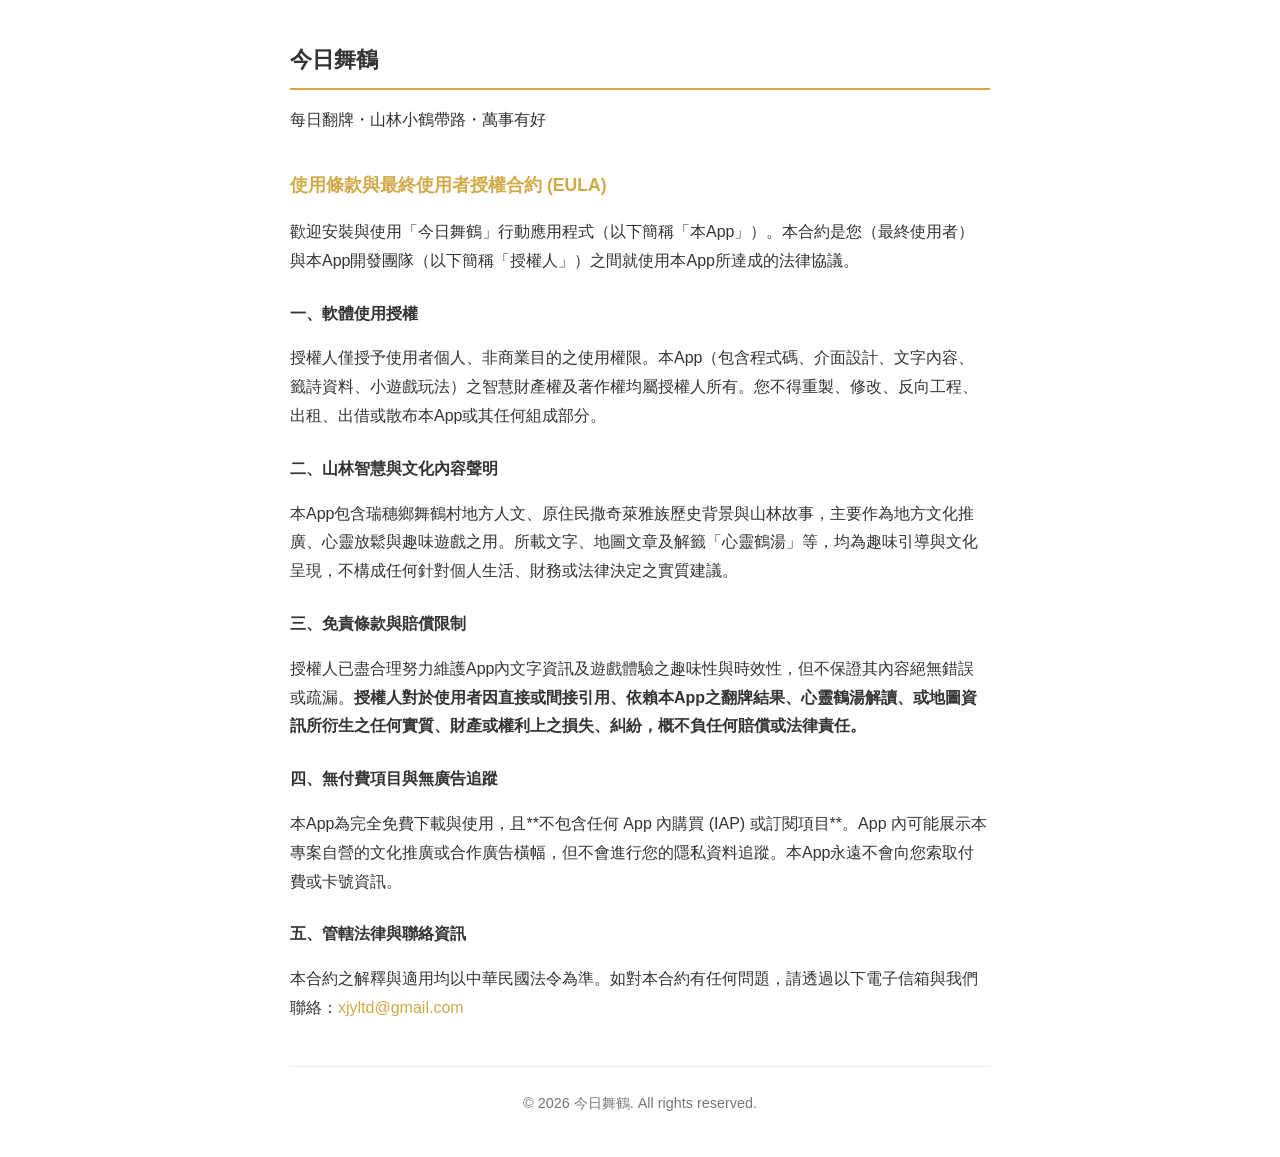
<file: eula.html>
<!DOCTYPE html>
<html lang="zh-TW">
<head>
  <meta charset="UTF-8">
  <meta name="viewport" content="width=device-width, initial-scale=1.0">
  <title>今日舞鶴 - 使用條款與最終使用者授權合約 (EULA)</title>
  <meta name="description" content="今日舞鶴 App 使用條款與最終使用者授權合約。說明軟體使用規範及免責聲明。">
  <style>
    body { font-family: sans-serif; max-width: 700px; margin: 40px auto; padding: 0 20px; line-height: 1.8; color: #333; }
    h1 { font-size: 1.4em; border-bottom: 2px solid #D4A843; padding-bottom: 8px; }
    h2 { font-size: 1.1em; margin-top: 2em; color: #D4A843; }
    h3 { font-size: 1.0em; margin-top: 1.5em; }
    ul { padding-left: 20px; }
    footer { margin-top: 3em; border-top: 1px solid #eee; padding-top: 10px; font-size: 0.9em; text-align: center; color: #777; }
    a { color: #D4A843; text-decoration: none; }
    a:hover { text-decoration: underline; }
  </style>
</head>
<body>

  <header>
    <h1>今日舞鶴</h1>
    <p>每日翻牌・山林小鶴帶路・萬事有好</p>
  </header>

  <main>
    <h2>使用條款與最終使用者授權合約 (EULA)</h2>
    <p>歡迎安裝與使用「今日舞鶴」行動應用程式（以下簡稱「本App」）。本合約是您（最終使用者）與本App開發團隊（以下簡稱「授權人」）之間就使用本App所達成的法律協議。</p>

    <h3>一、軟體使用授權</h3>
    <p>授權人僅授予使用者個人、非商業目的之使用權限。本App（包含程式碼、介面設計、文字內容、籤詩資料、小遊戲玩法）之智慧財產權及著作權均屬授權人所有。您不得重製、修改、反向工程、出租、出借或散布本App或其任何組成部分。</p>

    <h3>二、山林智慧與文化內容聲明</h3>
    <p>本App包含瑞穗鄉舞鶴村地方人文、原住民撒奇萊雅族歷史背景與山林故事，主要作為地方文化推廣、心靈放鬆與趣味遊戲之用。所載文字、地圖文章及解籤「心靈鶴湯」等，均為趣味引導與文化呈現，不構成任何針對個人生活、財務或法律決定之實質建議。</p>

    <h3>三、免責條款與賠償限制</h3>
    <p>授權人已盡合理努力維護App內文字資訊及遊戲體驗之趣味性與時效性，但不保證其內容絕無錯誤或疏漏。<strong>授權人對於使用者因直接或間接引用、依賴本App之翻牌結果、心靈鶴湯解讀、或地圖資訊所衍生之任何實質、財產或權利上之損失、糾紛，概不負任何賠償或法律責任。</strong></p>

    <h3>四、無付費項目與無廣告追蹤</h3>
    <p>本App為完全免費下載與使用，且**不包含任何 App 內購買 (IAP) 或訂閱項目**。App 內可能展示本專案自營的文化推廣或合作廣告橫幅，但不會進行您的隱私資料追蹤。本App永遠不會向您索取付費或卡號資訊。</p>

    <h3>五、管轄法律與聯絡資訊</h3>
    <p>本合約之解釋與適用均以中華民國法令為準。如對本合約有任何問題，請透過以下電子信箱與我們聯絡：<a href="mailto:xjyltd@gmail.com">xjyltd@gmail.com</a></p>
  </main>

  <footer>
    <p>© 2026 今日舞鶴. All rights reserved.</p>
  </footer>

</body>
</html>
</file>
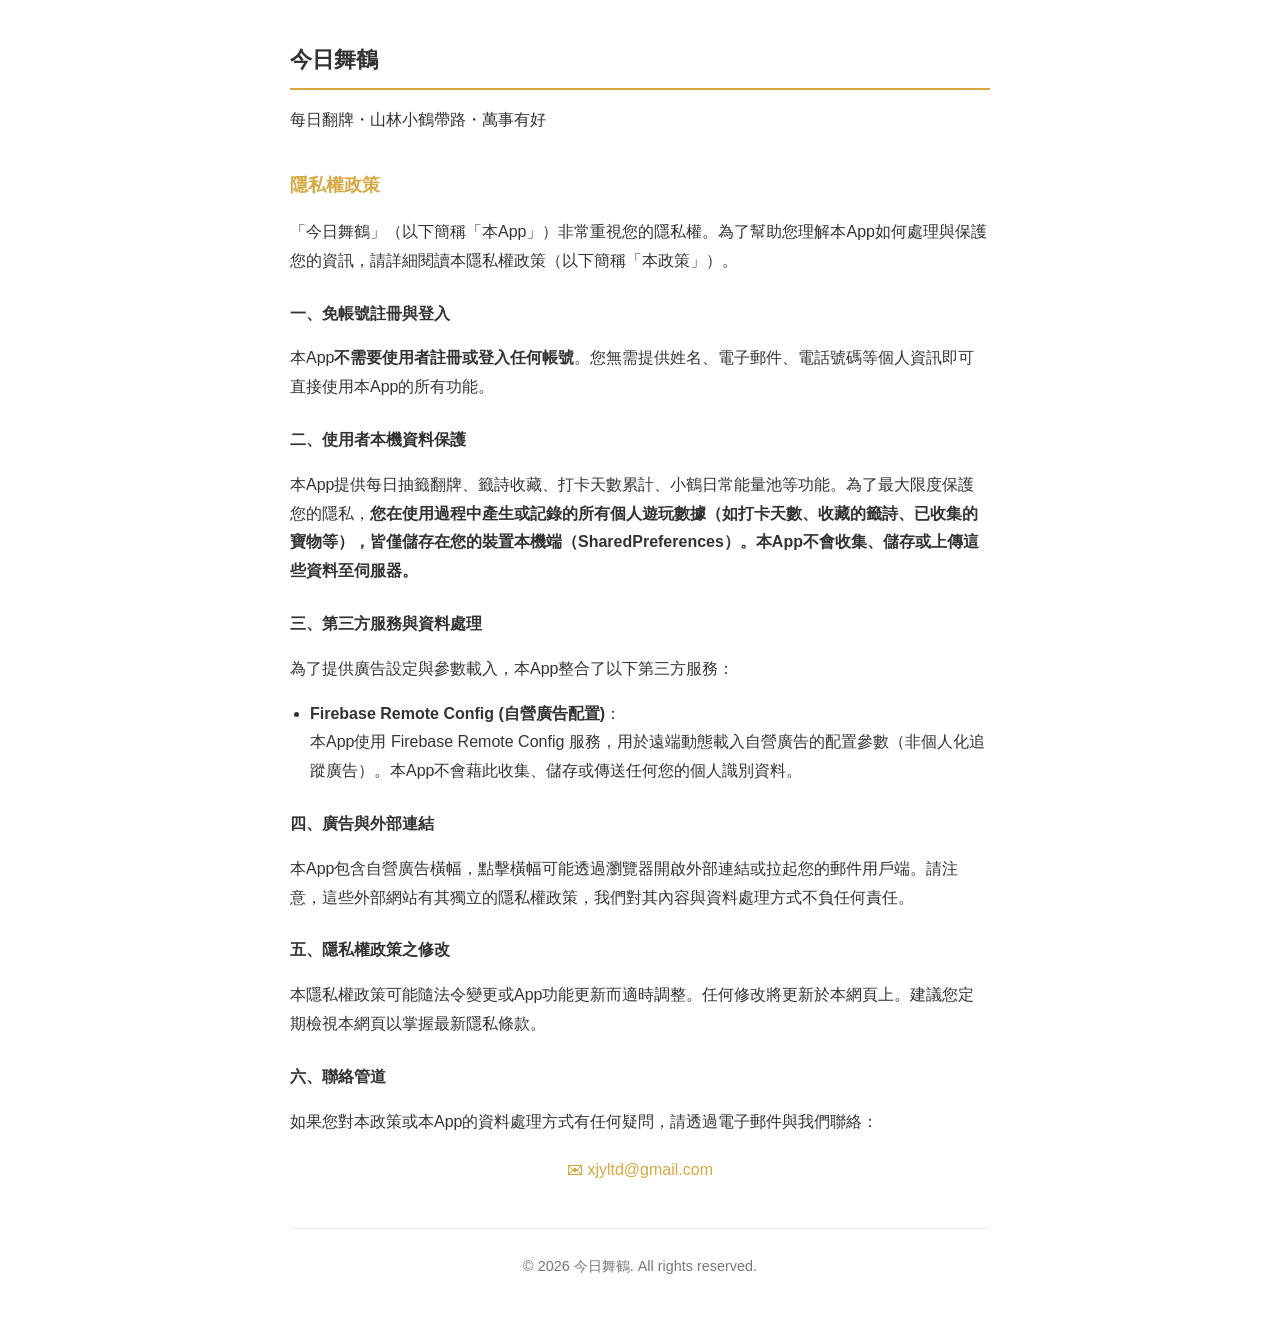
<file: privacy.html>
<!DOCTYPE html>
<html lang="zh-TW">
<head>
  <meta charset="UTF-8">
  <meta name="viewport" content="width=device-width, initial-scale=1.0">
  <title>今日舞鶴 - 隱私權政策</title>
  <meta name="description" content="今日舞鶴 App 隱私權政策。說明個人資料保護、第三方服務及隱私權相關事宜。">
  <style>
    body { font-family: sans-serif; max-width: 700px; margin: 40px auto; padding: 0 20px; line-height: 1.8; color: #333; }
    h1 { font-size: 1.4em; border-bottom: 2px solid #D4A843; padding-bottom: 8px; }
    h2 { font-size: 1.1em; margin-top: 2em; color: #D4A843; }
    h3 { font-size: 1.0em; margin-top: 1.5em; }
    ul { padding-left: 20px; }
    footer { margin-top: 3em; border-top: 1px solid #eee; padding-top: 10px; font-size: 0.9em; text-align: center; color: #777; }
    a { color: #D4A843; text-decoration: none; }
    a:hover { text-decoration: underline; }
  </style>
</head>
<body>

  <header>
    <h1>今日舞鶴</h1>
    <p>每日翻牌・山林小鶴帶路・萬事有好</p>
  </header>

  <main>
    <h2>隱私權政策</h2>
    <p>「今日舞鶴」（以下簡稱「本App」）非常重視您的隱私權。為了幫助您理解本App如何處理與保護您的資訊，請詳細閱讀本隱私權政策（以下簡稱「本政策」）。</p>

    <h3>一、免帳號註冊與登入</h3>
    <p>本App<strong>不需要使用者註冊或登入任何帳號</strong>。您無需提供姓名、電子郵件、電話號碼等個人資訊即可直接使用本App的所有功能。</p>

    <h3>二、使用者本機資料保護</h3>
    <p>本App提供每日抽籤翻牌、籤詩收藏、打卡天數累計、小鶴日常能量池等功能。為了最大限度保護您的隱私，<strong>您在使用過程中產生或記錄的所有個人遊玩數據（如打卡天數、收藏的籤詩、已收集的寶物等），皆僅儲存在您的裝置本機端（SharedPreferences）。本App不會收集、儲存或上傳這些資料至伺服器。</strong></p>

    <h3>三、第三方服務與資料處理</h3>
    <p>為了提供廣告設定與參數載入，本App整合了以下第三方服務：</p>
    <ul>
      <li>
        <strong>Firebase Remote Config (自營廣告配置)</strong>：<br>
        本App使用 Firebase Remote Config 服務，用於遠端動態載入自營廣告的配置參數（非個人化追蹤廣告）。本App不會藉此收集、儲存或傳送任何您的個人識別資料。
      </li>
    </ul>

    <h3>四、廣告與外部連結</h3>
    <p>本App包含自營廣告橫幅，點擊橫幅可能透過瀏覽器開啟外部連結或拉起您的郵件用戶端。請注意，這些外部網站有其獨立的隱私權政策，我們對其內容與資料處理方式不負任何責任。</p>

    <h3>五、隱私權政策之修改</h3>
    <p>本隱私權政策可能隨法令變更或App功能更新而適時調整。任何修改將更新於本網頁上。建議您定期檢視本網頁以掌握最新隱私條款。</p>

    <h3>六、聯絡管道</h3>
    <p>如果您對本政策或本App的資料處理方式有任何疑問，請透過電子郵件與我們聯絡：</p>
    <div style="text-align: center; margin: 20px 0;">
      <a href="mailto:xjyltd@gmail.com">✉ xjyltd@gmail.com</a>
    </div>
  </main>

  <footer>
    <p>© 2026 今日舞鶴. All rights reserved.</p>
  </footer>

</body>
</html>
</file>
<file: css/style.css>
@import url('https://fonts.googleapis.com/css2?family=Noto+Serif+TC:wght@400;700&family=Noto+Sans+TC:wght@400;500;700&display=swap');

:root {
  --color-bg: #F5F0E8;
  --color-card-warm: #D4A843;
  --color-text-main: #2C1810;
  --color-text-sub: #6B4423;
  --color-accent: #C0392B;
  --color-gold: #B8860B;
  --color-gold-light: #F0D080;
}

* {
  box-sizing: border-box;
  margin: 0;
  padding: 0;
}

html, body {
  width: 100%;
  background-color: var(--color-bg);
  color: var(--color-text-main);
  font-family: 'Noto Sans TC', sans-serif;
  scroll-behavior: smooth;
}

/* 網頁滾動條美化 */
::-webkit-scrollbar {
  width: 6px;
}
::-webkit-scrollbar-track {
  background: var(--color-bg);
}
::-webkit-scrollbar-thumb {
  background: var(--color-text-sub);
  border-radius: 3px;
}

/* 區塊一：頂部導覽列（均勻排列三個入口） */
header {
  position: fixed;
  top: 0;
  left: 0;
  width: 100%;
  height: 56px;
  background-color: var(--color-bg);
  border-bottom: 1px solid var(--color-gold);
  display: flex;
  align-items: center;
  justify-content: space-between;
  padding: 0 16px;
  z-index: 100;
  box-shadow: 0 2px 8px rgba(44, 24, 16, 0.05);
}

.nav-group {
  display: flex;
  gap: 12px;
  flex: 1;
  align-items: center;
}

.nav-group-left {
  justify-content: flex-start;
}

.nav-group-right {
  justify-content: flex-end;
}

header .nav-btn {
  background: none;
  border: none;
  font-family: 'Noto Serif TC', serif;
  font-size: 16px;
  font-weight: 700;
  color: var(--color-text-sub);
  cursor: pointer;
  padding: 8px 4px;
  letter-spacing: 0.02em;
  transition: color 0.2s ease;
  white-space: nowrap;
}

header .nav-btn:hover {
  color: var(--color-gold);
}

header h1.logo {
  font-family: 'Noto Serif TC', serif;
  font-size: 22px;
  font-weight: 700;
  color: var(--color-text-main);
  letter-spacing: 0.05em;
  text-align: center;
  cursor: pointer;
  white-space: nowrap;
  margin: 0 8px;
  flex: 0 0 auto;
}

/* SPA 頁面切換控制 */
.page-view {
  display: none; /* 預設全部隱藏 */
  width: 100%;
  min-height: calc(100vh - 56px);
  padding: 24px 16px;
  background-color: var(--color-bg);
}

.page-view.active {
  display: block;
  animation: fadeInView 0.35s ease-out forwards;
}

@keyframes fadeInView {
  from {
    opacity: 0;
    transform: translateY(6px);
  }
  to {
    opacity: 1;
    transform: translateY(0);
  }
}

/* 容器與垂直區塊佈局 */
main {
  padding-top: 56px; /* 避開固定導覽列 */
}

section {
  width: 100%;
  display: flex;
  flex-direction: column;
  align-items: center;
  justify-content: center;
}

/* 區塊二：翻牌主體 */
#draw-section {
  min-height: calc(100vh - 56px - 60px); /* 扣除 padding 與 header */
  padding: 24px 16px;
  display: flex;
  flex-direction: column;
  justify-content: center;
  align-items: center;
}

/* 翻牌動畫 */
.card-scene {
  perspective: 1000px;
  -webkit-perspective: 1000px;
  width: 280px;
  height: 420px;
  margin: 0 auto;
  cursor: pointer;
  transition: transform 0.3s ease;
}

.card-scene:hover {
  transform: translateY(-6px);
}

.card {
  width: 100%;
  height: 100%;
  position: relative;
  transform-style: preserve-3d;
  -webkit-transform-style: preserve-3d;
  transition: transform 1.4s cubic-bezier(0.4, 0, 0.2, 1);
}

.card-watermark {
  position: absolute;
  right: 16px;
  bottom: 16px;
  font-family: 'Noto Serif TC', serif;
  font-size: 16px;
  color: rgba(255, 255, 255, 0.3);
  pointer-events: none;
  z-index: 10;
}

.card.is-flipped {
  transform: rotateY(180deg);
}

.card-face {
  position: absolute;
  top: 0;
  left: 0;
  width: 100%;
  height: 100%;
  backface-visibility: hidden;
  -webkit-backface-visibility: hidden;
  border-radius: 12px;
  border: 3px solid var(--color-gold);
  box-shadow: 0 8px 24px rgba(44, 24, 16, 0.15);
}

/* 牌面正面（翻開後顯示，對應 CSS 類為 --back） */
.card-face--back {
  transform: rotateY(180deg) translateZ(1px);
  -webkit-transform: rotateY(180deg) translateZ(1px);
  backface-visibility: hidden;
  -webkit-backface-visibility: hidden;
  background-image: linear-gradient(rgba(255, 255, 255, 0.50), rgba(255, 255, 255, 0.50)), url('../images/fortune_card_crane_gold.jpg');
  background-size: cover;
  background-position: center;
  overflow: hidden;
}

/* 牌面背面（預設顯示，對應 CSS 類為 --front） */
.card-face--front {
  transform: rotateY(0deg) translateZ(1px);
  -webkit-transform: rotateY(0deg) translateZ(1px);
  backface-visibility: hidden;
  -webkit-backface-visibility: hidden;
  background-color: var(--color-card-warm);
  background-image: url('../images/fortune_card_crane_gold.jpg');
  background-size: cover;
  background-position: center;
  overflow: hidden;
}

/* iOS Safari / WebKit 雙層保險：面與所有子元素皆設 backface-visibility: hidden，並依翻牌狀態在 90° 中點（0.49s）切換 visibility */
.card-face--front,
.card-face--back,
.card-face--front > *,
.card-face--back > * {
  backface-visibility: hidden;
  -webkit-backface-visibility: hidden;
  transition: visibility 0s linear 0.49s;
}

.card-face--front,
.card-face--front > * {
  visibility: visible;
}

.card-face--back,
.card-face--back > * {
  visibility: hidden;
}

.card.is-flipped .card-face--front,
.card.is-flipped .card-face--front > * {
  visibility: hidden;
}

.card.is-flipped .card-face--back,
.card.is-flipped .card-face--back > * {
  visibility: visible;
}

/* 牌面背面左上角標題：小鶴帶路… */
.card-front-title {
  position: absolute;
  top: 7.4%;
  left: 8.2%;
  font-family: 'Noto Sans TC', sans-serif;
  font-size: 21px;
  font-weight: 700;
  color: #140802;
  line-height: 1;
  letter-spacing: 0.03em;
  pointer-events: none;
  user-select: none;
  z-index: 2;
  backface-visibility: hidden;
  -webkit-backface-visibility: hidden;
}

/* 牌面右下角紅色橢圓蓋章（山工） */
.card-seal {
  position: absolute;
  height: auto;
  display: block;
  pointer-events: none;
  user-select: none;
  backface-visibility: hidden;
  -webkit-backface-visibility: hidden;
}

.card-seal--front {
  right: 5.2%;
  bottom: 4.5%;
  width: 11.2%;
  opacity: 0.92;
  z-index: 2;
}

.card-seal--back {
  right: 3.9%;
  bottom: 2.5%;
  width: 12.8%;
  opacity: 0.50;
  z-index: 1;
}

/* 背面直書文字：心靈鶴湯 */
.card-back-text {
  font-family: 'Noto Serif TC', serif;
  font-size: 28px;
  font-weight: 700;
  color: var(--color-text-main);
  writing-mode: vertical-rl;
  text-orientation: upright;
  letter-spacing: 0.6em;
  margin-left: -0.6em;
  text-shadow: 1px 1px 0px rgba(255, 255, 255, 0.15);
}

/* 翻開後牌面文字 (方案 A：直式卡片，文字橫書排版) */
.card-back-content {
  position: relative;
  z-index: 2;
  width: 100%;
  height: 100%;
  padding: 32px 22px;
  display: flex;
  flex-direction: column;
  justify-content: space-between;
  align-items: center;
  box-sizing: border-box;
  color: #000000;
  text-align: center;
}

.card-top-group {
  display: flex;
  flex-direction: column;
  align-items: center;
  gap: 12px;
  width: 100%;
}

.card-bottom-group {
  display: flex;
  flex-direction: column;
  align-items: center;
  gap: 4px;
  width: 100%;
  margin-top: auto;
}

.card-fortune-title {
  font-family: 'Noto Serif TC', serif;
  font-size: 18px;
  font-weight: 700;
  color: #000000;
  margin: 0;
  letter-spacing: 0.12em;
}

.card-fortune-quote {
  font-family: 'Noto Serif TC', serif;
  font-size: 21px;
  font-weight: 700;
  color: #000000;
  margin: 8px 0;
  line-height: 1.5;
  flex-grow: 0;
}

.card-fortune-divider {
  font-family: 'Noto Serif TC', serif;
  font-size: 14px;
  font-weight: 700;
  color: #000000;
  opacity: 0.95;
  margin: 4px 0;
  letter-spacing: 0.1em;
}

.card-fortune-interpretation {
  font-size: 16px;
  font-weight: 700;
  line-height: 1.6;
  color: #000000;
  margin: 0;
  text-align: justify;
  flex-grow: 0;
  display: flex;
  align-items: center;
  justify-content: center;
}

.card-fortune-ending {
  font-size: 14px;
  color: #000000;
  font-weight: 700;
  margin-top: 8px;
  letter-spacing: 0.15em;
}

/* 提示文字 */
.tip-container {
  margin-top: 24px;
  text-align: center;
  padding: 0 20px;
}

.tip-text {
  font-size: 16px;
  color: var(--color-text-sub);
  letter-spacing: 0.1em;
  font-weight: 500;
  transition: color 0.3s ease;
}

.tip-text.pulse {
  animation: pulseOpacity 2s infinite ease-in-out;
}

@keyframes pulseOpacity {
  0%, 100% { opacity: 0.6; }
  50% { opacity: 1; }
}

/* 區塊三：解籤區塊（翻牌後顯示） */
#interpretation-section {
  min-height: 100vh;
  padding: 60px 24px;
  background-color: #FAF6F0;
  border-top: 1px solid rgba(184, 134, 11, 0.15);
  display: none;
  opacity: 0;
  transition: opacity 1s ease-in-out;
}

#interpretation-section.show {
  display: flex;
  opacity: 1;
}

.interpretation-container {
  max-width: 520px;
  width: 100%;
  background: #FFFFFF;
  border: 1px solid rgba(184, 134, 11, 0.15);
  border-radius: 16px;
  padding: 48px 32px;
  box-shadow: 0 4px 20px rgba(44, 24, 16, 0.03);
  text-align: center;
  position: relative;
}

/* 裝飾性金線角框 */
.interpretation-container::before,
.interpretation-container::after {
  content: '';
  position: absolute;
  width: 20px;
  height: 20px;
  border: 2px solid var(--color-gold-light);
}
.interpretation-container::before {
  top: 16px;
  left: 16px;
  border-right: none;
  border-bottom: none;
}
.interpretation-container::after {
  bottom: 16px;
  right: 16px;
  border-left: none;
  border-top: none;
}

.fortune-title {
  font-family: 'Noto Serif TC', serif;
  font-size: 20px;
  font-weight: 700;
  color: var(--color-accent);
  margin-bottom: 24px;
  letter-spacing: 0.15em;
}

.fortune-quote {
  font-family: 'Noto Serif TC', serif;
  font-size: 22px;
  font-weight: 700;
  color: var(--color-text-main);
  line-height: 1.8;
  margin-bottom: 36px;
  padding: 0 10px;
  letter-spacing: 0.05em;
  position: relative;
  display: inline-block;
}

.divider {
  font-family: 'Noto Serif TC', serif;
  font-size: 14px;
  color: var(--color-gold);
  margin: 36px 0;
  letter-spacing: 0.3em;
  display: flex;
  align-items: center;
  justify-content: center;
}
.divider::before,
.divider::after {
  content: '';
  flex-grow: 1;
  height: 1px;
  background: linear-gradient(to right, transparent, var(--color-gold-light), transparent);
  margin: 0 16px;
}

.fortune-interpretation {
  font-family: 'Noto Sans TC', sans-serif;
  font-size: 16px;
  line-height: 2;
  color: var(--color-text-sub);
  text-align: justify;
  letter-spacing: 0.06em;
  margin-bottom: 36px;
}

.fortune-ending {
  font-family: 'Noto Serif TC', serif;
  font-size: 18px;
  font-weight: 700;
  color: var(--color-accent);
  letter-spacing: 0.25em;
  margin-top: 16px;
}

/* 收藏這句話 愛心按鈕樣式 */
.fav-action-wrap {
  margin-top: 36px;
  display: flex;
  justify-content: center;
}

.fav-action-btn {
  background-color: transparent;
  border: 1.5px solid var(--color-text-sub);
  color: var(--color-text-sub); /* 未收藏為 --color-text-sub */
  border-radius: 24px;
  padding: 10px 28px;
  font-size: 15px;
  font-family: 'Noto Sans TC', sans-serif;
  font-weight: 500;
  cursor: pointer;
  display: flex;
  align-items: center;
  justify-content: center;
  gap: 8px;
  letter-spacing: 0.05em;
  transition: all 0.3s cubic-bezier(0.4, 0, 0.2, 1);
}

.fav-action-btn:hover {
  transform: translateY(-2px);
}

/* 已收藏狀態：心變實心，字色變為 --color-accent，按鈕框架與底色變為深褐色 --color-text-main */
.fav-action-btn.is-saved {
  color: var(--color-accent); /* 已收藏文字變為 --color-accent */
  border-color: var(--color-text-main); /* 按鈕顏色變為深褐色 (邊框) */
  background-color: var(--color-text-main); /* 按鈕本體底色變為深褐色 */
  box-shadow: 0 4px 12px rgba(44, 24, 16, 0.2);
}

/* 已收藏滑鼠懸停文字效果微調 */
.fav-action-btn.is-saved:hover {
  background-color: #3b2015; /* 懸停時稍亮一點的深褐 */
  border-color: #3b2015;
}

.fav-action-btn .heart-icon {
  font-size: 16px;
}

/* 子頁面通用頁首樣式 */
.subpage-header {
  max-width: 600px;
  margin: 0 auto 28px auto;
  display: flex;
  align-items: center;
  padding-bottom: 12px;
  border-bottom: 1px solid rgba(184, 134, 11, 0.15);
}

.back-btn {
  background: none;
  border: none;
  font-family: 'Noto Sans TC', sans-serif;
  font-size: 15px;
  font-weight: 500;
  color: var(--color-text-sub);
  cursor: pointer;
  transition: color 0.2s ease;
}

.back-btn:hover {
  color: var(--color-accent);
}

.subpage-title {
  font-family: 'Noto Serif TC', serif;
  font-size: 18px;
  font-weight: 700;
  color: var(--color-text-main);
  margin-left: 20px;
  letter-spacing: 0.05em;
}

/* 收藏頁面樣式 */
.favorites-container {
  max-width: 600px;
  margin: 0 auto;
  padding-bottom: 40px;
}

/* 收藏卡片：圓角、細金邊（--color-gold） */
.fav-card {
  background-color: #FFFFFF;
  border: 1px solid var(--color-gold);
  border-radius: 12px;
  padding: 24px;
  margin-bottom: 20px;
  box-shadow: 0 4px 12px rgba(44, 24, 16, 0.03);
  position: relative;
  animation: cardFadeIn 0.3s ease-out forwards;
}

@keyframes cardFadeIn {
  from { opacity: 0; transform: translateY(10px); }
  to { opacity: 1; transform: translateY(0); }
}

.fav-card-title {
  font-family: 'Noto Serif TC', serif;
  font-size: 16px;
  font-weight: 700;
  color: var(--color-accent);
  margin-bottom: 10px;
  letter-spacing: 0.1em;
}

.fav-card-quote {
  font-family: 'Noto Serif TC', serif;
  font-size: 18px;
  font-weight: 700;
  color: var(--color-text-main);
  line-height: 1.6;
  margin-bottom: 14px;
  border-left: 2px solid var(--color-accent);
  padding-left: 10px;
  letter-spacing: 0.05em;
}

.fav-card-interpretation {
  font-size: 14px;
  line-height: 1.8;
  color: var(--color-text-sub);
  text-align: justify;
  margin-bottom: 44px; /* 保留移除按鈕的空間 */
}

/* 收藏卡片底部列 */
.fav-card-footer {
  position: absolute;
  bottom: 20px;
  left: 24px;
  right: 24px;
  display: flex;
  justify-content: space-between;
  align-items: center;
}

.fav-card-date {
  font-size: 12px;
  color: rgba(107, 68, 35, 0.4);
}

.fav-card-remove-btn {
  background: none;
  border: 1px solid var(--color-accent);
  color: var(--color-accent);
  padding: 4px 10px;
  border-radius: 6px;
  font-size: 13px;
  font-family: 'Noto Sans TC', sans-serif;
  font-weight: 500;
  cursor: pointer;
  transition: all 0.2s ease;
}

.fav-card-remove-btn:hover {
  background-color: var(--color-accent);
  color: #FFFFFF;
}

.empty-favorites {
  text-align: center;
  padding: 60px 20px;
  color: var(--color-text-sub);
  font-size: 15px;
  line-height: 1.8;
}

/* 地圖頁面樣式 */
.map-container {
  max-width: 600px;
  margin: 0 auto;
  padding-bottom: 40px;
}

.map-article {
  background-color: #FFFFFF;
  border: 1px solid rgba(184, 134, 11, 0.15);
  border-radius: 12px;
  padding: 24px;
  margin-bottom: 24px;
  box-shadow: 0 4px 12px rgba(44, 24, 16, 0.03);
}

.article-title {
  font-family: 'Noto Serif TC', serif;
  font-size: 18px;
  font-weight: 700;
  background: linear-gradient(90deg, #B8860B 0%, #D4AF37 50%, #AA771C 100%);
  -webkit-background-clip: text;
  -webkit-text-fill-color: transparent;
  background-clip: text;
  margin-bottom: 12px;
  letter-spacing: 0.05em;
  border-bottom: 2px solid var(--color-gold-light);
  padding-bottom: 6px;
  display: inline-block;
}

.article-content {
  font-size: 14px;
  line-height: 1.8;
  color: var(--color-text-sub);
  text-align: justify;
}

.article-img {
  width: 100%;
  border-radius: 8px;
  margin-top: 16px;
  display: block;
}

/* RWD 響應式 */
.card-scene {
  width: 280px;
  height: 420px;
}

@media (max-height: 667px) {
  .card-scene {
    width: 220px;
    height: 330px;
  }
  .card-front-title {
    font-size: 16.5px;
  }
  .card-back-content {
    padding: 16px 14px;
  }
  .card-fortune-title {
    font-size: 14px;
  }
  .card-fortune-quote {
    font-size: 14px;
    margin: 8px 0;
  }
  .card-fortune-interpretation {
    font-size: 11.5px;
    line-height: 1.4;
  }
  .card-fortune-ending {
    font-size: 11px;
    margin-top: 8px;
  }
  .interpretation-container {
    padding: 32px 20px;
  }
}

@media (min-width: 768px) {
  .card-scene {
    width: 320px;
    height: 480px;
  }
  .card-front-title {
    font-size: 24px;
  }
  .card-fortune-title {
    font-size: 18px;
  }
  .card-fortune-quote {
    font-size: 18px;
  }
  .card-fortune-interpretation {
    font-size: 14.5px;
  }
}

/* ==========================================================================
   2.0 升級版新增樣式
   ========================================================================== */

/* 首頁引言與金色分割線 */
.intro-section {
  width: 100%;
  max-width: 100%;
  margin: 0 auto;
  overflow: hidden;
  background-color: var(--color-bg);
}
.intro-panorama-img {
  width: 100%;
  height: auto;
  display: block;
  object-fit: cover;
}
.fine-gold-divider {
  width: 80px;
  height: 1px;
  background-color: var(--color-gold);
  margin: 16px auto 24px auto;
  opacity: 0.6;
}

/* 連續打卡累積 */
.streak-container {
  max-width: 600px;
  margin: 0 auto 16px auto;
  padding: 16px;
  background-color: #FFFFFF;
  border: 1px solid rgba(184, 134, 11, 0.15);
  border-radius: 12px;
  text-align: center;
  box-shadow: 0 4px 12px rgba(44, 24, 16, 0.02);
}
.streak-title {
  font-size: 16px;
  font-weight: 700;
  color: var(--color-text-main);
  margin-bottom: 6px;
}
.streak-icon {
  margin-right: 4px;
}
.streak-days {
  color: var(--color-accent);
}
.streak-subtitle {
  font-size: 13px;
  color: var(--color-text-sub);
}

/* 小鶴的日常能量池互動小遊戲 */
#game-section {
  padding: 40px 16px;
  background-color: var(--color-bg);
  width: 100%;
}
.game-container {
  max-width: 520px;
  width: 100%;
  background: #FFFFFF;
  border: 1px solid var(--color-gold);
  border-radius: 16px;
  padding: 32px 24px;
  box-shadow: 0 8px 24px rgba(44, 24, 16, 0.05);
  margin: 0 auto;
  position: relative;
  text-align: center;
}
.game-title {
  font-family: 'Noto Serif TC', serif;
  font-size: 20px;
  font-weight: 700;
  color: var(--color-text-main);
  margin-bottom: 24px;
  letter-spacing: 0.1em;
}
.crane-status-wrap {
  display: flex;
  align-items: center;
  justify-content: center;
  gap: 16px;
  margin-bottom: 20px;
  flex-wrap: wrap;
}
.crane-avatar-container {
  perspective: 600px;
}
.crane-avatar {
  width: 80px;
  height: 80px;
  border-radius: 50%;
  border: 2px solid var(--color-gold);
  background-image: url('../images/crane_front_v2.jpg');
  background-size: cover;
  background-position: center;
  animation: breathe 3s ease-in-out infinite;
  transition: transform 0.6s ease-in-out;
}
.crane-avatar.spin {
  animation: spinY 0.6s ease-in-out;
}
@keyframes breathe {
  0%, 100% { transform: scale(1); }
  50% { transform: scale(1.05); }
}
@keyframes spinY {
  0% { transform: scale(1) rotateY(0deg); }
  100% { transform: scale(1) rotateY(360deg); }
}
.dialog-bubble-wrap {
  flex: 1;
  min-width: 200px;
  position: relative;
}
.dialog-bubble {
  background-color: #FAF6F0;
  border: 1px solid rgba(184, 134, 11, 0.2);
  border-radius: 12px;
  padding: 12px 16px;
  font-size: 14px;
  color: var(--color-text-main);
  text-align: left;
  line-height: 1.5;
  position: relative;
}
.dialog-bubble::before {
  content: '';
  position: absolute;
  left: -8px;
  top: 50%;
  transform: translateY(-50%) rotate(45deg);
  width: 14px;
  height: 14px;
  background-color: #FAF6F0;
  border-left: 1px solid rgba(184, 134, 11, 0.2);
  border-bottom: 1px solid rgba(184, 134, 11, 0.2);
}
@media (max-width: 480px) {
  .dialog-bubble::before {
    display: none;
  }
}
.game-btn {
  background-color: var(--color-card-warm);
  color: var(--color-text-main);
  border: 1px solid var(--color-gold);
  border-radius: 20px;
  padding: 8px 24px;
  font-size: 14px;
  font-weight: 700;
  cursor: pointer;
  transition: all 0.3s ease;
  letter-spacing: 0.05em;
  font-family: 'Noto Sans TC', sans-serif;
}
.game-btn:hover:not(:disabled) {
  transform: translateY(-2px);
  box-shadow: 0 4px 12px rgba(212, 168, 67, 0.3);
}
.game-btn:disabled {
  background-color: #D3D3D3;
  border-color: #C0C0C0;
  color: #808080;
  cursor: not-allowed;
}
.game-subtitle {
  font-family: 'Noto Serif TC', serif;
  font-size: 15px;
  font-weight: 700;
  color: var(--color-text-sub);
  margin: 28px 0 12px 0;
  text-align: left;
  border-left: 3px solid var(--color-gold);
  padding-left: 8px;
}
.chance-text {
  font-size: 12px;
  font-weight: normal;
  color: var(--color-text-sub);
  margin-left: 8px;
}
.chests-row {
  display: flex;
  justify-content: center;
  gap: 24px;
  margin: 16px 0;
}
.chest-box {
  width: 60px;
  height: 60px;
  font-size: 32px;
  background-color: #FAF6F0;
  border: 1.5px solid rgba(184, 134, 11, 0.25);
  border-radius: 10px;
  display: flex;
  align-items: center;
  justify-content: center;
  cursor: pointer;
  transition: all 0.3s cubic-bezier(0.175, 0.885, 0.32, 1.275);
  user-select: none;
}
.chest-box:hover:not(.opened):not(.disabled) {
  transform: scale(1.1) rotate(5deg);
  border-color: var(--color-gold);
  background-color: #FFFFFF;
}
.chest-box.opened {
  background-color: #E8F5E9;
  border-color: #81C784;
  opacity: 0.8;
  cursor: default;
}
.chest-box.disabled {
  cursor: default;
  opacity: 0.6;
}
.treasure-toast {
  min-height: 20px;
  font-size: 13px;
  font-weight: 500;
  color: var(--color-accent);
  margin-top: 8px;
}
.collection-grid {
  display: grid;
  grid-template-columns: repeat(3, 1fr);
  gap: 12px;
  margin-top: 12px;
}
.grid-item {
  background-color: #FAF6F0;
  border: 1px solid rgba(107, 68, 35, 0.1);
  border-radius: 8px;
  padding: 12px 4px;
  font-size: 12px;
  color: var(--color-text-sub);
  display: flex;
  flex-direction: column;
  align-items: center;
  justify-content: center;
  min-height: 80px;
  transition: all 0.3s ease;
}
.grid-item.empty {
  color: rgba(107, 68, 35, 0.2);
  font-size: 20px;
}
.grid-item.collected {
  background-color: #FFFFFF;
  border-color: var(--color-gold);
  box-shadow: 0 2px 8px rgba(184, 134, 11, 0.1);
  font-weight: 500;
}
.grid-item-emoji {
  font-size: 24px;
  margin-bottom: 4px;
}
.grid-item-name {
  font-size: 10px;
  white-space: nowrap;
  overflow: hidden;
  text-overflow: ellipsis;
  max-width: 100%;
}
.medal-overlay {
  position: absolute;
  top: 0;
  left: 0;
  right: 0;
  bottom: 0;
  background-color: rgba(44, 24, 16, 0.7);
  border-radius: 16px;
  display: none;
  align-items: center;
  justify-content: center;
  z-index: 50;
  animation: fadeIn 0.3s ease-out forwards;
  padding: 16px;
}
.medal-card {
  background-color: #FFFFFF;
  border: 2px solid var(--color-gold);
  border-radius: 16px;
  padding: 32px 24px;
  max-width: 320px;
  width: 100%;
  text-align: center;
  box-shadow: 0 10px 30px rgba(0,0,0,0.3);
}
.medal-emoji {
  font-size: 64px;
  margin-bottom: 16px;
  animation: pulse 1.5s infinite;
}
.medal-title {
  font-family: 'Noto Serif TC', serif;
  font-size: 20px;
  font-weight: 700;
  color: var(--color-gold);
  margin-bottom: 8px;
}
.medal-desc {
  font-size: 14px;
  color: var(--color-text-main);
  margin-bottom: 24px;
  line-height: 1.5;
}
.medal-close-btn {
  background-color: var(--color-gold);
  color: #FFFFFF;
  border: none;
  border-radius: 20px;
  padding: 8px 32px;
  font-size: 14px;
  font-weight: 700;
  cursor: pointer;
  transition: background-color 0.2s;
}
.medal-close-btn:hover {
  background-color: #996F08;
}

/* 今日幸運指數 */
.luck-index-container {
  margin: 28px 0;
  border-top: 1px dashed rgba(184, 134, 11, 0.2);
  border-bottom: 1px dashed rgba(184, 134, 11, 0.2);
  padding: 20px 0;
}
.luck-index-title {
  font-family: 'Noto Serif TC', serif;
  font-size: 15px;
  font-weight: 700;
  color: var(--color-text-main);
  margin-bottom: 12px;
  letter-spacing: 0.05em;
}
.luck-row {
  display: flex;
  justify-content: space-between;
  max-width: 240px;
  margin: 6px auto;
  font-size: 14px;
}
.luck-label {
  color: var(--color-text-sub);
}
.luck-stars {
  color: var(--color-accent);
  letter-spacing: 0.1em;
  font-weight: 700;
}

/* 分享好運 */
.share-action-wrap {
  margin-top: 16px;
  display: flex;
  flex-direction: column;
  align-items: center;
  width: 100%;
}
.share-btn {
  background-color: transparent;
  border: 1.5px solid var(--color-gold);
  color: var(--color-gold);
  border-radius: 24px;
  padding: 10px 28px;
  font-size: 15px;
  font-family: 'Noto Sans TC', sans-serif;
  font-weight: 500;
  cursor: pointer;
  display: flex;
  align-items: center;
  justify-content: center;
  gap: 8px;
  letter-spacing: 0.05em;
  transition: all 0.3s ease;
  width: 100%;
  max-width: 280px;
}
.share-btn:hover {
  background-color: var(--color-gold-light);
  color: var(--color-text-main);
  transform: translateY(-2px);
}
.share-options {
  background-color: #FAF6F0;
  border: 1px solid rgba(184, 134, 11, 0.2);
  border-radius: 12px;
  padding: 16px;
  margin-top: 12px;
  display: none;
  flex-direction: column;
  align-items: center;
  animation: slideDown 0.3s ease-out forwards;
  width: 100%;
  max-width: 280px;
}
@keyframes slideDown {
  from { opacity: 0; transform: translateY(-10px); }
  to { opacity: 1; transform: translateY(0); }
}
.share-options-title {
  font-size: 13px;
  color: var(--color-text-sub);
  margin-bottom: 12px;
}
.share-radio-group {
  display: flex;
  gap: 16px;
  margin-bottom: 16px;
}
.share-radio-label {
  font-size: 14px;
  color: var(--color-text-main);
  cursor: pointer;
  display: flex;
  align-items: center;
  gap: 4px;
}
.share-confirm-btn {
  background-color: var(--color-gold);
  color: #FFFFFF;
  border: none;
  border-radius: 16px;
  padding: 6px 20px;
  font-size: 13px;
  font-weight: 700;
  cursor: pointer;
  transition: background-color 0.2s;
}
.share-confirm-btn:hover {
  background-color: #996F08;
}
.share-toast {
  font-size: 12px;
  color: #4CAF50;
  font-weight: 500;
  margin-top: 8px;
  min-height: 16px;
}

/* 今日小行動 */
.action-container {
  margin: 24px 0;
  text-align: center;
}
.action-title {
  font-family: 'Noto Serif TC', serif;
  font-size: 15px;
  font-weight: 700;
  color: var(--color-text-main);
  margin-bottom: 12px;
  letter-spacing: 0.05em;
}
.action-card {
  background-color: #FAF6F0;
  border: 1px solid rgba(184, 134, 11, 0.25);
  border-radius: 12px;
  padding: 16px;
  max-width: 320px;
  margin: 0 auto;
  transition: all 0.5s ease;
}
.action-card.completed {
  background-color: #FFF9E6;
  border-color: var(--color-gold);
}
.action-text-wrap {
  display: flex;
  align-items: center;
  justify-content: center;
  gap: 8px;
  margin-bottom: 12px;
  font-size: 14px;
  line-height: 1.5;
  color: var(--color-text-main);
}
.checkbox-icon {
  font-size: 16px;
  font-family: monospace;
  font-weight: bold;
  color: var(--color-gold);
}
.action-btn {
  background-color: var(--color-text-sub);
  color: #FFFFFF;
  border: none;
  border-radius: 18px;
  padding: 6px 20px;
  font-size: 13px;
  font-weight: 700;
  cursor: pointer;
  transition: all 0.3s ease;
  font-family: 'Noto Sans TC', sans-serif;
}
.action-btn:hover {
  background-color: var(--color-text-main);
}
.action-btn:disabled {
  background-color: #D3D3D3;
  color: #808080;
  cursor: default;
}
/* 金色光暈特效 */
.glow-effect {
  box-shadow: 0 0 20px 5px rgba(212, 168, 67, 0.6);
  filter: drop-shadow(0 0 10px rgba(212, 168, 67, 0.4));
  animation: glowPulse 2s ease-in-out;
}
@keyframes glowPulse {
  0% { box-shadow: 0 0 0 0 rgba(212, 168, 67, 0); }
  30% { box-shadow: 0 0 25px 8px rgba(212, 168, 67, 0.8); }
  100% { box-shadow: 0 0 0 0 rgba(212, 168, 67, 0); }
}

/* 有好地圖 - 連環滑動繪本 */
.pb-slider-article {
  padding: 24px 16px !important;
}
.slider-viewport {
  width: 100%;
  overflow-x: auto;
  scroll-snap-type: x mandatory;
  -webkit-overflow-scrolling: touch;
  scroll-behavior: smooth;
  margin-top: 16px;
}
/* 美化隱藏滑動滾動條 */
.slider-viewport::-webkit-scrollbar {
  display: none;
}
.slider-viewport {
  -ms-overflow-style: none;
  scrollbar-width: none;
}
.slider-container {
  display: flex;
  width: 400%; /* 4頁 */
}
.slider-page {
  width: 25%; /* 每頁佔 1/4 (即 viewports 寬度) */
  flex-shrink: 0;
  scroll-snap-align: start;
  padding: 0 4px;
  box-sizing: border-box;
}
.slider-img {
  width: 100%;
  max-width: 100%;
  height: auto;
  aspect-ratio: 4 / 3;
  object-fit: contain;
  border-radius: 8px;
  display: block;
  box-shadow: 0 4px 12px rgba(44, 24, 16, 0.08);
}
.slider-content {
  font-family: 'Noto Serif TC', serif;
  font-size: 14px;
  color: var(--color-text-sub);
  line-height: 1.8;
  padding: 16px 8px;
  text-align: justify;
}
.slider-dots {
  display: flex;
  justify-content: center;
  gap: 8px;
  margin-top: 8px;
}
.slider-dots .dot {
  width: 6px;
  height: 6px;
  border-radius: 50%;
  background-color: rgba(184, 134, 11, 0.25);
  transition: all 0.3s ease;
  cursor: pointer;
}
.slider-dots .dot.active {
  background-color: var(--color-gold);
  transform: scale(1.3);
}

/* ==========================================================================
   新增商品廣告頁面與小螢幕導覽列優化樣式
   ========================================================================== */

/* 小螢幕 (如 iPhone SE 375px) 導覽列適配 */
@media (max-width: 380px) {
  header {
    padding: 0 8px !important;
  }
  header .nav-btn {
    font-size: 11.5px !important;
    padding: 8px 2px !important;
    letter-spacing: 0.01em !important;
  }
  header h1.logo {
    font-size: 14px !important;
    margin: 0 4px !important;
  }
  .nav-group {
    gap: 6px !important;
  }
}

/* 廣告好物頁面 */
.ad-container {
  max-width: 600px;
  margin: 0 auto;
  padding-bottom: 40px;
}

.ad-section {
  position: relative;
  background-color: #FFFFFF;
  border: 1px solid rgba(184, 134, 11, 0.12);
  border-radius: 12px;
  padding: 24px 20px 20px 20px;
  margin-bottom: 24px;
  box-shadow: 0 4px 12px rgba(44, 24, 16, 0.02);
}

.ad-section-badge {
  position: absolute;
  top: 12px;
  right: 16px;
  font-size: 11px;
  font-weight: 700;
  padding: 4px 8px;
  border-radius: 4px;
  letter-spacing: 0.05em;
}

.badge-active {
  background-color: rgba(212, 168, 67, 0.15);
  color: var(--color-gold);
}

.badge-upcoming {
  background-color: rgba(44, 24, 16, 0.08);
  color: var(--color-text-sub);
}

.badge-planning {
  background-color: rgba(74, 85, 104, 0.08);
  color: #4A5568;
}

.ad-section-title {
  font-family: 'Noto Serif TC', serif;
  font-size: 16px;
  font-weight: 700;
  color: var(--color-text-main);
  margin-top: 0;
  margin-bottom: 16px;
  border-left: 3px solid var(--color-gold);
  padding-left: 8px;
}

.product-card {
  display: flex;
  gap: 16px;
  background-color: #FDFBF7;
  border: 1px solid rgba(184, 134, 11, 0.08);
  border-radius: 8px;
  overflow: hidden;
  transition: transform 0.2s ease, box-shadow 0.2s ease;
}

.product-card:hover {
  transform: translateY(-2px);
  box-shadow: 0 4px 12px rgba(44, 24, 16, 0.05);
}

.main-product {
  flex-direction: column;
}

/* 圖片容器：淡色底、統一高度、contain 排版 */
.product-img-wrapper {
  width: 100%;
  height: 180px; /* 統一小卡片容器高度 */
  background-color: #FAF6ED; /* 溫暖的米金淡色底 */
  display: flex;
  justify-content: center;
  align-items: center;
  overflow: hidden;
  border-bottom: 1px solid rgba(184, 134, 11, 0.06);
}

.main-product-img-wrapper {
  height: 240px; /* 書封大卡片容器高度較高 */
}

.product-img {
  max-width: 100%;
  max-height: 100%;
  width: auto;
  height: auto;
  object-fit: contain; /* 完整呈現圖片，不裁切任何部分 */
  display: block;
  transition: transform 0.3s ease;
}

.product-card:hover .product-img {
  transform: scale(1.03); /* 滑鼠懸停時微縮放動畫 */
}

.product-info {
  padding: 16px;
  display: flex;
  flex-direction: column;
  justify-content: center;
}

.product-title {
  font-family: 'Noto Serif TC', serif;
  font-size: 15px;
  font-weight: 700;
  color: var(--color-text-main);
  margin: 0 0 8px 0;
}

.product-desc {
  font-size: 13px;
  color: var(--color-text-sub);
  line-height: 1.6;
  margin: 0;
}

.product-status {
  font-size: 12px;
  color: var(--color-gold);
  font-weight: 700;
  margin: 0;
}

.products-grid {
  display: grid;
  grid-template-columns: 1fr 1fr;
  gap: 16px;
}

.products-grid .product-card {
  flex-direction: column;
}

.product-card-link {
  text-decoration: none;
  color: inherit;
  display: flex;
  flex-direction: column;
  flex: 1;
}

.product-buy-btn {
  display: inline-block;
  margin-top: 10px;
  padding: 6px 12px;
  background-color: var(--color-card-warm);
  color: var(--color-text-main);
  border: 1px solid var(--color-gold);
  border-radius: 16px;
  font-size: 12.5px;
  font-weight: 700;
  text-align: center;
  transition: all 0.2s ease;
  align-self: flex-start;
}

.product-card-link:hover .product-buy-btn {
  background-color: var(--color-gold);
  color: #FFFFFF;
}

.planning-tags {
  display: flex;
  flex-wrap: wrap;
  gap: 12px;
}

.plan-tag {
  background-color: #F7FAFC;
  border: 1px solid #E2E8F0;
  color: #4A5568;
  font-size: 13px;
  font-weight: 500;
  padding: 8px 16px;
  border-radius: 20px;
  transition: all 0.2s ease;
  cursor: default;
}

.plan-tag:hover {
  background-color: #FFFDF5;
  border-color: var(--color-gold);
  color: var(--color-gold);
  transform: scale(1.05);
}

/* 產品雙圖垂直堆疊樣式 */
.tag-img-wrapper {
  height: 260px !important;
  display: flex;
  flex-direction: column;
  justify-content: center;
  align-items: center;
  gap: 8px;
  padding: 8px;
  background-color: #FAF6ED;
}
.tag-img-wrapper .product-img {
  height: 110px !important;
  width: auto;
  object-fit: contain;
}

/* 勳章累計徽章樣式 */
.medal-count-badge {
  display: inline-flex;
  align-items: center;
  background-color: rgba(212, 168, 67, 0.15);
  color: var(--color-gold);
  border: 1px solid var(--color-gold);
  border-radius: 12px;
  padding: 2px 8px;
  font-size: 13px;
  font-weight: 700;
  margin-left: 8px;
  vertical-align: middle;
}

/* 聯絡我們區塊樣式 */
.contact-container {
  display: flex;
  flex-direction: column;
  gap: 16px;
}

.contact-img {
  width: 100%;
  height: auto;
  border-radius: 8px;
  display: block;
  border: 1px solid rgba(184, 134, 11, 0.08);
  box-shadow: 0 2px 8px rgba(44, 24, 16, 0.03);
}

/* 舞鶴文庫入口卡片 */
.library-card-link {
  text-decoration: none;
  display: block;
  color: inherit;
}

.library-card {
  background-color: #FAF7F2 !important;
  border: 1px solid rgba(212, 175, 55, 0.25) !important;
  border-radius: 16px !important;
  padding: 24px;
  margin-bottom: 24px;
  box-shadow: 0 4px 20px rgba(0, 0, 0, 0.05) !important;
  transition: transform 0.2s ease, box-shadow 0.2s ease;
}

.library-card-link:hover .library-card {
  transform: translateY(-2px);
  box-shadow: 0 6px 24px rgba(0, 0, 0, 0.08) !important;
}

.library-img {
  width: 100%;
  border-radius: 8px;
  margin-top: 16px;
  display: block;
  object-fit: contain;
  height: auto;
}

.library-preface-label {
  font-size: 12px;
  color: #999999;
  margin-top: 16px;
  font-weight: 700;
}

.library-preface-content {
  font-size: 14px;
  line-height: 1.8;
  color: #333333;
  text-align: justify;
  margin-top: 6px;
}

/* ==========================================================================
   側邊滑出選單 (Drawer) 與新頁面樣式
   ========================================================================== */

/* 漢堡按鈕樣式 */
.menu-toggle-btn {
  background: none;
  border: none;
  font-size: 26px;
  color: var(--color-gold);
  cursor: pointer;
  padding: 0;
  display: flex;
  align-items: center;
  justify-content: center;
  width: 42px;
  height: 42px;
  outline: none;
  transition: opacity 0.2s ease;
}

.menu-toggle-btn:active {
  opacity: 0.7;
}

/* 側邊選單背景遮罩 */
.drawer-backdrop {
  position: fixed;
  top: 0;
  left: 0;
  width: 100%;
  height: 100%;
  background-color: rgba(44, 24, 16, 0.4);
  z-index: 1000;
  opacity: 0;
  visibility: hidden;
  transition: opacity 0.3s ease, visibility 0.3s ease;
}

.drawer-backdrop.open {
  opacity: 1;
  visibility: visible;
}

/* 側邊滑出選單面板 */
.drawer {
  position: fixed;
  top: 0;
  left: 0;
  width: 280px;
  height: 100%;
  background-color: var(--color-bg);
  box-shadow: 4px 0 20px rgba(44, 24, 16, 0.12);
  z-index: 1001;
  transform: translateX(-100%);
  transition: transform 0.3s cubic-bezier(0.4, 0, 0.2, 1);
  display: flex;
  flex-direction: column;
}

.drawer.open {
  transform: translateX(0);
}

.drawer-header {
  display: flex;
  justify-content: flex-end;
  padding: 16px;
  border-bottom: 1px solid rgba(184, 134, 11, 0.15);
}

.drawer-close-btn {
  background: none;
  border: none;
  font-size: 22px;
  color: var(--color-text-sub);
  cursor: pointer;
  padding: 4px 8px;
  display: flex;
  align-items: center;
  justify-content: center;
  transition: color 0.2s ease;
}

.drawer-close-btn:hover {
  color: var(--color-accent);
}

.drawer-nav {
  padding: 16px 0;
  display: flex;
  flex-direction: column;
  overflow-y: auto;
}

.drawer-item {
  background: none;
  border: none;
  font-family: 'Noto Sans TC', sans-serif;
  font-size: 16px;
  font-weight: 700;
  color: var(--color-text-sub);
  text-align: left;
  padding: 16px 24px;
  cursor: pointer;
  transition: all 0.2s ease;
  border-left: 4px solid transparent;
  display: flex;
  align-items: center;
  gap: 12px;
  text-decoration: none;
}

.drawer-item:hover {
  background-color: rgba(184, 134, 11, 0.08);
  color: var(--color-gold);
  border-left-color: var(--color-gold);
}

.drawer-item.active {
  background-color: rgba(184, 134, 11, 0.12);
  color: var(--color-gold);
  border-left-color: var(--color-gold);
}

/* 聯絡小鶴與作文頁面專用樣式 */
.contact-card-container {
  max-width: 600px;
  margin: 0 auto;
  padding-bottom: 40px;
}

.contact-detail-card {
  background-color: #FFFFFF;
  border: 1px solid rgba(184, 134, 11, 0.15);
  border-radius: 12px;
  padding: 24px;
  margin-bottom: 24px;
  box-shadow: 0 4px 12px rgba(44, 24, 16, 0.03);
}

.contact-list {
  list-style: none;
  padding: 0;
  margin: 16px 0 0 0;
}

.contact-list li {
  margin-bottom: 18px;
  line-height: 1.6;
  font-size: 15px;
  color: var(--color-text-main);
  border-bottom: 1px dashed rgba(184, 134, 11, 0.1);
  padding-bottom: 12px;
  display: flex;
  align-items: baseline;
  flex-wrap: wrap;
}

.contact-list li:last-child {
  margin-bottom: 0;
  border-bottom: none;
  padding-bottom: 0;
}

.contact-label {
  font-weight: 700;
  color: var(--color-text-sub);
  display: inline-block;
  min-width: 110px;
  flex-shrink: 0;
}

.contact-link {
  color: var(--color-gold);
  text-decoration: none;
  font-weight: 500;
  border-bottom: 1px solid transparent;
  transition: border-bottom-color 0.2s;
  word-break: break-all;
}

.contact-link:hover {
  border-bottom-color: var(--color-gold);
}

.contact-text {
  font-weight: 500;
}

/* 精選隨筆摘要樣式 */
.essay-summary {
  font-size: 14px;
  line-height: 1.8;
  color: #333333;
  text-align: justify;
  margin-top: 12px;
}

/* 方格子部落格卡片樣式 */
.vocus-profile-card {
  padding: 20px 22px !important;
}

.vocus-profile-header {
  display: flex;
  align-items: center;
  gap: 14px;
}

.vocus-profile-avatar {
  width: 64px;
  height: 64px;
  border-radius: 12px;
  object-fit: cover;
  border: 1.5px solid var(--color-gold);
  flex-shrink: 0;
  box-shadow: 0 2px 8px rgba(44, 24, 16, 0.12);
}

.vocus-profile-title {
  font-family: 'Noto Serif TC', serif;
  font-size: 18px;
  font-weight: 700;
  color: var(--color-text-main);
  line-height: 1.4;
  margin: 0;
  letter-spacing: 0.03em;
}

.vocus-profile-lines {
  margin-top: 14px;
  font-size: 14.5px;
  line-height: 1.75;
  color: var(--color-text-sub);
}

.vocus-profile-lines p {
  margin: 0;
}

.vocus-profile-highlight {
  margin: 12px 0 0 0;
  font-size: 14.5px;
  font-weight: 700;
  color: #C0392B;
  line-height: 1.6;
}

.vocus-profile-more {
  margin-top: 8px;
  text-align: right;
  font-size: 12.5px;
  font-weight: 700;
  color: var(--color-gold);
}

/* ==========================================
   收藏分頁籤 & 我的獎牌 樣式
   ========================================== */
.favorites-tabs {
  display: flex;
  justify-content: center;
  margin-bottom: 20px;
  border-bottom: 1px solid rgba(184, 134, 11, 0.2);
  padding-bottom: 8px;
}

.fav-tab-btn {
  background: none;
  border: none;
  font-family: 'Noto Serif TC', serif;
  font-size: 16px;
  font-weight: 700;
  color: var(--color-text-sub);
  padding: 8px 24px;
  cursor: pointer;
  position: relative;
  transition: color 0.2s ease;
}

.fav-tab-btn:hover {
  color: var(--color-accent);
}

.fav-tab-btn.active {
  color: var(--color-accent);
}

.fav-tab-btn.active::after {
  content: '';
  position: absolute;
  bottom: -9px;
  left: 0;
  right: 0;
  height: 3px;
  background-color: var(--color-accent);
  border-radius: 2px 2px 0 0;
}

.medals-container {
  display: grid;
  grid-template-columns: repeat(auto-fill, minmax(130px, 1fr));
  gap: 20px;
  max-width: 600px;
  margin: 0 auto;
  padding-bottom: 40px;
}

.medal-badge-item {
  background-color: #FFFFFF;
  border: 1px solid var(--color-gold);
  border-radius: 12px;
  padding: 20px 10px;
  text-align: center;
  box-shadow: 0 4px 12px rgba(44, 24, 16, 0.03);
  display: flex;
  flex-direction: column;
  align-items: center;
  animation: cardFadeIn 0.3s ease-out forwards;
}

.medal-badge-icon {
  font-size: 40px;
  margin-bottom: 12px;
  filter: drop-shadow(0 2px 4px rgba(0,0,0,0.1));
}

.medal-badge-name {
  font-family: 'Noto Serif TC', serif;
  font-size: 14px;
  font-weight: 700;
  color: var(--color-accent);
  margin-bottom: 6px;
}

.medal-badge-desc {
  font-size: 12px;
  color: var(--color-text-sub);
  margin-bottom: 6px;
}

.medal-badge-date {
  font-size: 10px;
  color: rgba(107, 68, 35, 0.4);
}

.empty-medals {
  grid-column: 1 / -1;
  text-align: center;
  padding: 60px 20px;
  color: var(--color-text-sub);
  font-size: 15px;
  line-height: 1.8;
}

/* ==========================================
   小鶴拼圖 樣式
   ========================================== */
.puzzle-container {
  max-width: 500px;
  margin: 0 auto;
  padding-bottom: 40px;
  display: flex;
  flex-direction: column;
  align-items: center;
}

.puzzle-selector {
  display: flex;
  width: 100%;
  overflow-x: auto;
  gap: 8px;
  margin-bottom: 20px;
  padding-bottom: 6px;
  -webkit-overflow-scrolling: touch;
  scrollbar-width: none; /* Firefox */
}

.puzzle-selector::-webkit-scrollbar {
  display: none; /* Chrome, Safari, Opera */
}

.puzzle-sel-btn {
  flex: 0 0 52px;
  background-color: #FFFFFF;
  border: 1px solid var(--color-gold);
  border-radius: 8px;
  padding: 8px 2px;
  font-family: 'Noto Serif TC', serif;
  color: var(--color-text-main);
  cursor: pointer;
  transition: all 0.2s ease;
  text-align: center;
  box-shadow: 0 2px 6px rgba(44, 24, 16, 0.02);
  position: relative;
  display: flex;
  flex-direction: column;
  justify-content: space-between;
  align-items: center;
  min-height: 95px;
  box-sizing: border-box;
}

.puzzle-sel-btn:hover {
  border-color: var(--color-accent);
  color: var(--color-accent);
}

.puzzle-sel-btn.active {
  background-color: var(--color-accent);
  border-color: var(--color-accent);
  color: #FFFFFF;
}

.puzzle-name {
  display: flex;
  align-items: center;
  justify-content: center;
  flex: 1;
  font-size: 14px;
  font-weight: 700;
  line-height: 1.2;
  word-break: break-all;
}

/* Dynamic Font Sizes based on name length */
.puzzle-sel-btn.len-8-up .puzzle-name {
  font-size: 9.5px;
}

.puzzle-sel-btn.len-7 .puzzle-name {
  font-size: 10.5px;
}

.puzzle-sel-btn.len-5-6 .puzzle-name {
  font-size: 12px;
}

.puzzle-badge {
  font-size: 10px;
  font-weight: 600;
  color: var(--color-text-sub);
  margin-top: 2px;
  flex-shrink: 0;
}

.puzzle-sel-btn.active .puzzle-badge {
  color: rgba(255, 255, 255, 0.9);
}

.puzzle-info-card {
  width: 100%;
  background-color: #FFFFFF;
  border: 1px solid var(--color-gold);
  border-radius: 12px;
  padding: 16px;
  margin-bottom: 20px;
  box-shadow: 0 4px 12px rgba(44, 24, 16, 0.03);
  text-align: center;
}

.puzzle-info-title {
  font-family: 'Noto Serif TC', serif;
  font-size: 18px;
  font-weight: 700;
  color: var(--color-accent);
  margin-bottom: 6px;
}

.puzzle-info-progress {
  font-size: 14px;
  color: var(--color-text-sub);
  margin-bottom: 8px;
  font-weight: bold;
}

.puzzle-game-area {
  position: relative;
  width: 100%;
  display: flex;
  flex-direction: column;
  align-items: center;
}

.puzzle-board {
  position: relative;
  background-color: #F7F5F0;
  border: 2px solid var(--color-gold);
  border-radius: 8px;
  box-shadow: inset 0 2px 8px rgba(0,0,0,0.05);
  margin-bottom: 24px;
  overflow: visible; /* 允許碎片拖出 board 的邊界 */
}

.puzzle-cell {
  position: absolute;
  box-sizing: border-box;
  border: 1px dashed rgba(184, 134, 11, 0.25);
  display: flex;
  align-items: center;
  justify-content: center;
}

.puzzle-cell.locked {
  background-color: #E2DDD5;
  color: #A8A095;
  font-weight: 700;
  font-size: 18px;
  border: 1px solid rgba(0,0,0,0.05);
}

.puzzle-cell.locked::after {
  content: '🔒';
  font-size: 14px;
  position: absolute;
  bottom: 4px;
  right: 4px;
  opacity: 0.6;
}

.puzzle-tray-title {
  font-size: 14px;
  color: var(--color-text-sub);
  margin-bottom: 8px;
  align-self: flex-start;
  font-weight: bold;
}

.puzzle-tray {
  width: 100%;
  min-height: 110px;
  background-color: rgba(184, 134, 11, 0.02);
  border: 1px dashed var(--color-gold);
  border-radius: 8px;
  display: flex;
  flex-wrap: wrap;
  justify-content: center;
  align-content: center;
  gap: 12px;
  padding: 12px;
  box-sizing: border-box;
  margin-bottom: 24px;
}

.puzzle-piece {
  box-sizing: border-box;
  filter: drop-shadow(0 3px 5px rgba(0,0,0,0.25));
  cursor: grab;
  touch-action: none; /* 重要：防止觸控螢幕拖曳時網頁也跟著捲動 */
  user-select: none;
  background-repeat: no-repeat;
}

.puzzle-piece:active {
  cursor: grabbing;
}

.puzzle-piece.snapped {
  border: none;
  border-radius: 0;
  filter: none;
  cursor: default;
  pointer-events: none;
}

.puzzle-actions {
  display: flex;
  gap: 12px;
  width: 100%;
}

.puzzle-btn {
  flex: 1;
  background-color: var(--color-text-sub);
  color: #FFFFFF;
  border: none;
  border-radius: 8px;
  padding: 12px;
  font-size: 15px;
  font-weight: 700;
  cursor: pointer;
  transition: background-color 0.2s ease;
  box-shadow: 0 4px 10px rgba(107, 68, 35, 0.15);
  text-align: center;
}

.puzzle-btn:hover {
  background-color: var(--color-accent);
}

.puzzle-btn.secondary {
  background-color: #FFFFFF;
  color: var(--color-text-sub);
  border: 1px solid var(--color-text-sub);
  box-shadow: none;
}

.puzzle-btn.secondary:hover {
  background-color: rgba(107, 68, 35, 0.05);
}

/* 恭喜彈窗樣式 */
.puzzle-overlay {
  position: fixed;
  top: 0;
  left: 0;
  right: 0;
  bottom: 0;
  background-color: rgba(0, 0, 0, 0.65);
  display: flex;
  align-items: center;
  justify-content: center;
  z-index: 2000;
  opacity: 0;
  pointer-events: none;
  transition: opacity 0.3s ease;
}

.puzzle-overlay.show {
  opacity: 1;
  pointer-events: auto;
}

.puzzle-celebration-card {
  background-color: #FFFFFF;
  border-radius: 16px;
  width: 90%;
  max-width: 360px;
  padding: 30px 24px;
  text-align: center;
  box-shadow: 0 10px 25px rgba(0,0,0,0.2);
  transform: scale(0.9);
  transition: transform 0.3s ease;
}

.puzzle-overlay.show .puzzle-celebration-card {
  transform: scale(1);
}

.celebration-icon {
  font-size: 60px;
  margin-bottom: 16px;
  animation: bounce 1s infinite alternate;
}

@keyframes bounce {
  from { transform: translateY(0); }
  to { transform: translateY(-10px); }
}

.celebration-title {
  font-family: 'Noto Serif TC', serif;
  font-size: 24px;
  font-weight: 700;
  color: var(--color-accent);
  margin-bottom: 10px;
}

.celebration-desc {
  font-size: 15px;
  color: var(--color-text-main);
  line-height: 1.6;
  margin-bottom: 20px;
}

.celebration-medal-box {
  background-color: rgba(184, 134, 11, 0.06);
  border: 1px solid var(--color-gold);
  border-radius: 10px;
  padding: 12px;
  margin-bottom: 24px;
  display: flex;
  align-items: center;
  justify-content: center;
  gap: 12px;
}

.celebration-medal-icon {
  font-size: 32px;
}

.celebration-medal-name {
  font-family: 'Noto Serif TC', serif;
  font-size: 16px;
  font-weight: 700;
  color: var(--color-accent);
}

/* 手機畫面（9:16 直式視窗）拼圖頁垂直間距緊湊化，確保拼貼區與碎片放置區完整同框 */
@media (max-width: 767px) {
  #puzzle-page.page-view {
    padding: 8px 12px 12px 12px;
  }
  #puzzle-page .subpage-header {
    margin: 0 auto 8px auto;
    padding-bottom: 6px;
  }
  #puzzle-page .puzzle-selector {
    margin-bottom: 8px;
    padding-bottom: 2px;
  }
  #puzzle-page .puzzle-sel-btn {
    min-height: 74px;
    padding: 4px 2px;
  }
  #puzzle-page .puzzle-info-card {
    padding: 6px 12px;
    margin-bottom: 8px;
  }
  #puzzle-page .puzzle-info-title {
    font-size: 16px;
    margin-bottom: 2px;
  }
  #puzzle-page .puzzle-info-progress {
    font-size: 13px;
    margin-bottom: 0;
  }
  #puzzle-page .puzzle-board {
    margin-bottom: 6px;
  }
  #puzzle-page .puzzle-tray-title {
    font-size: 13px;
    margin-bottom: 4px;
  }
  #puzzle-page .puzzle-tray {
    min-height: 60px;
    margin-bottom: 8px;
  }
  #puzzle-page .puzzle-container {
    padding-bottom: 8px;
  }
}
</file>
